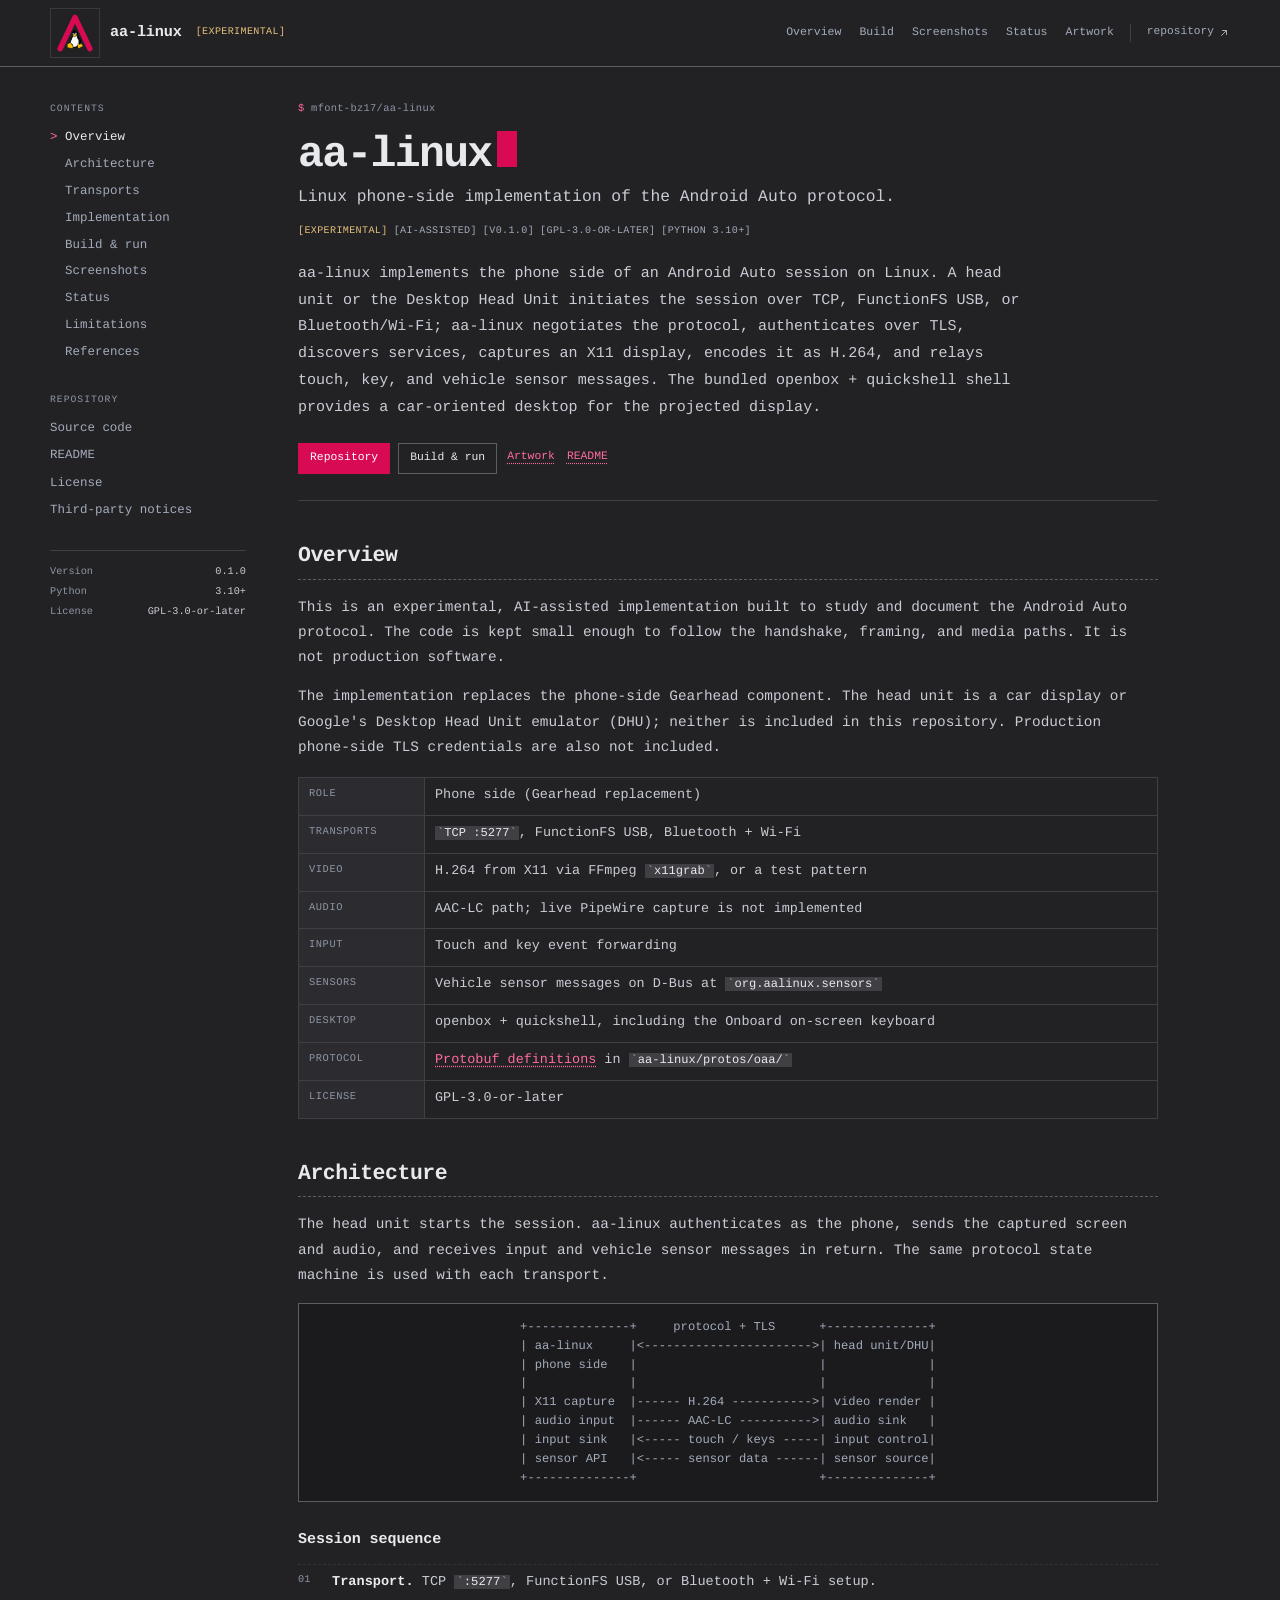
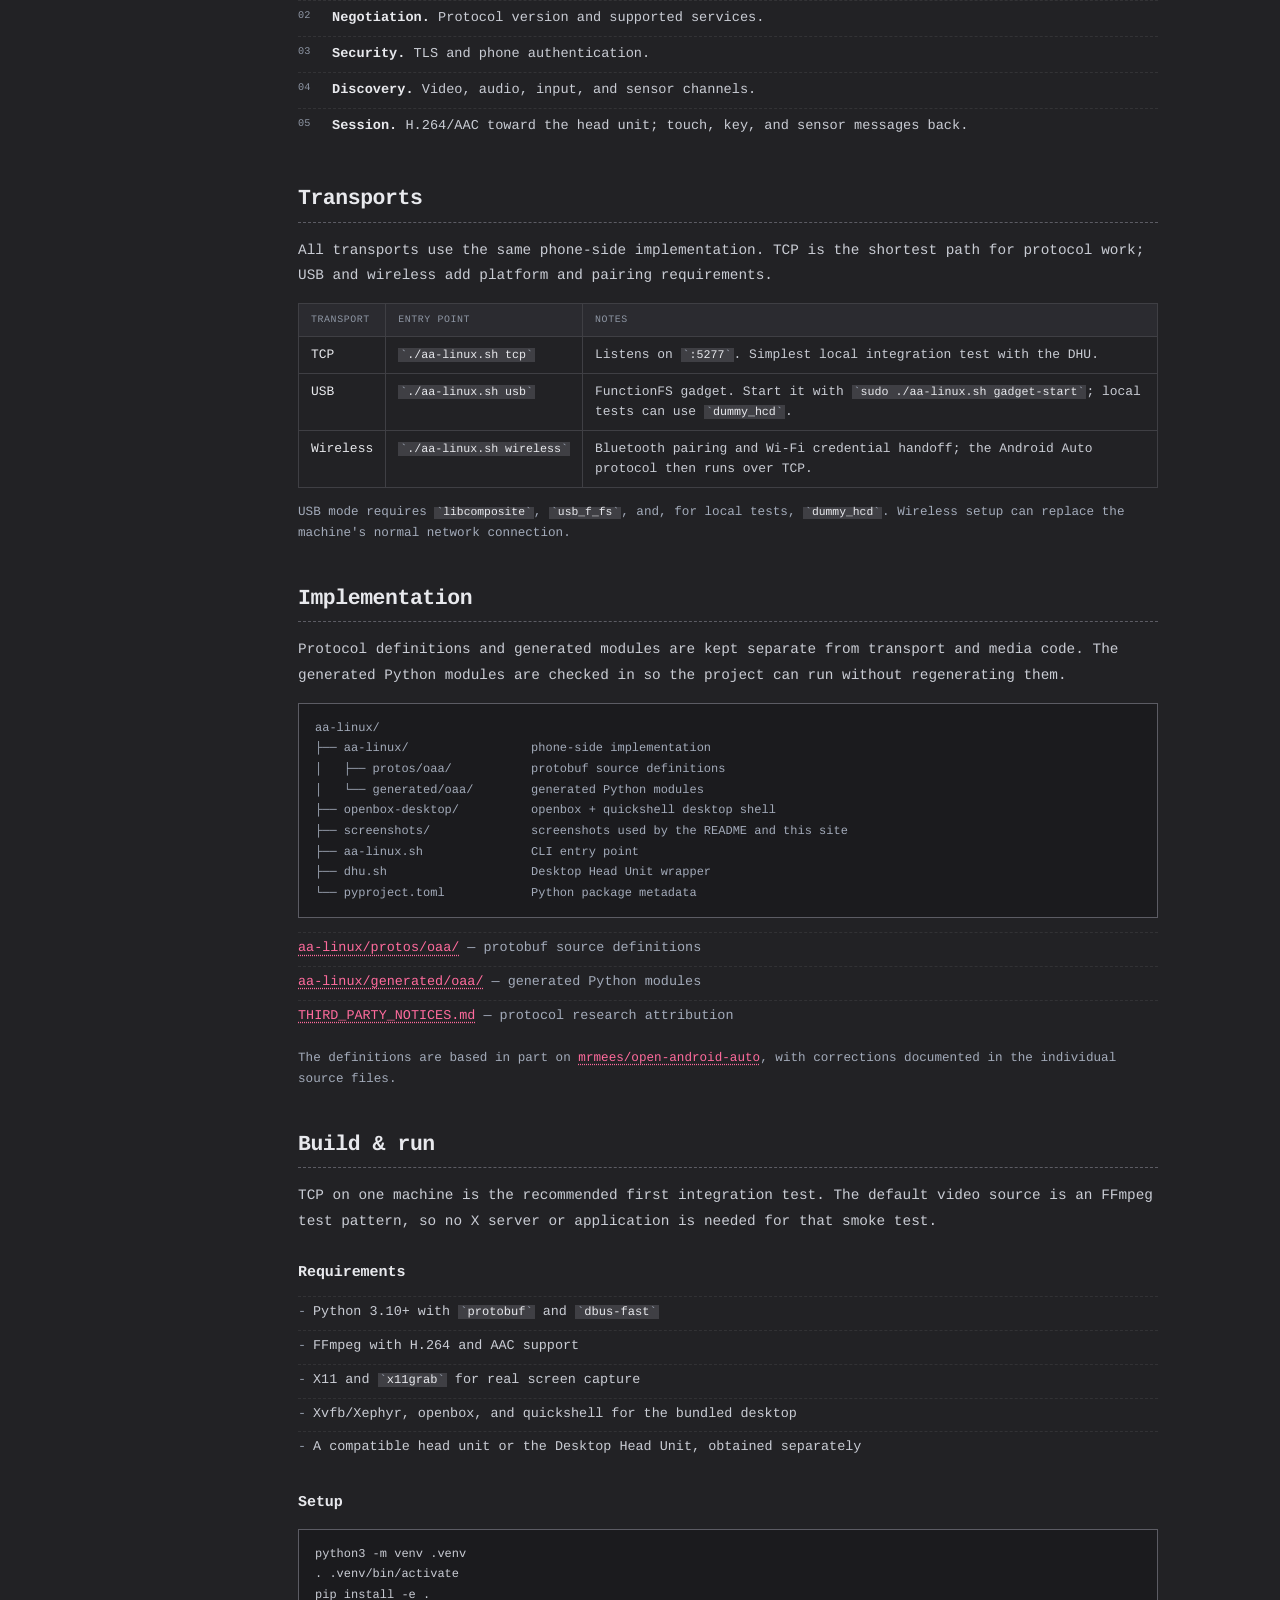
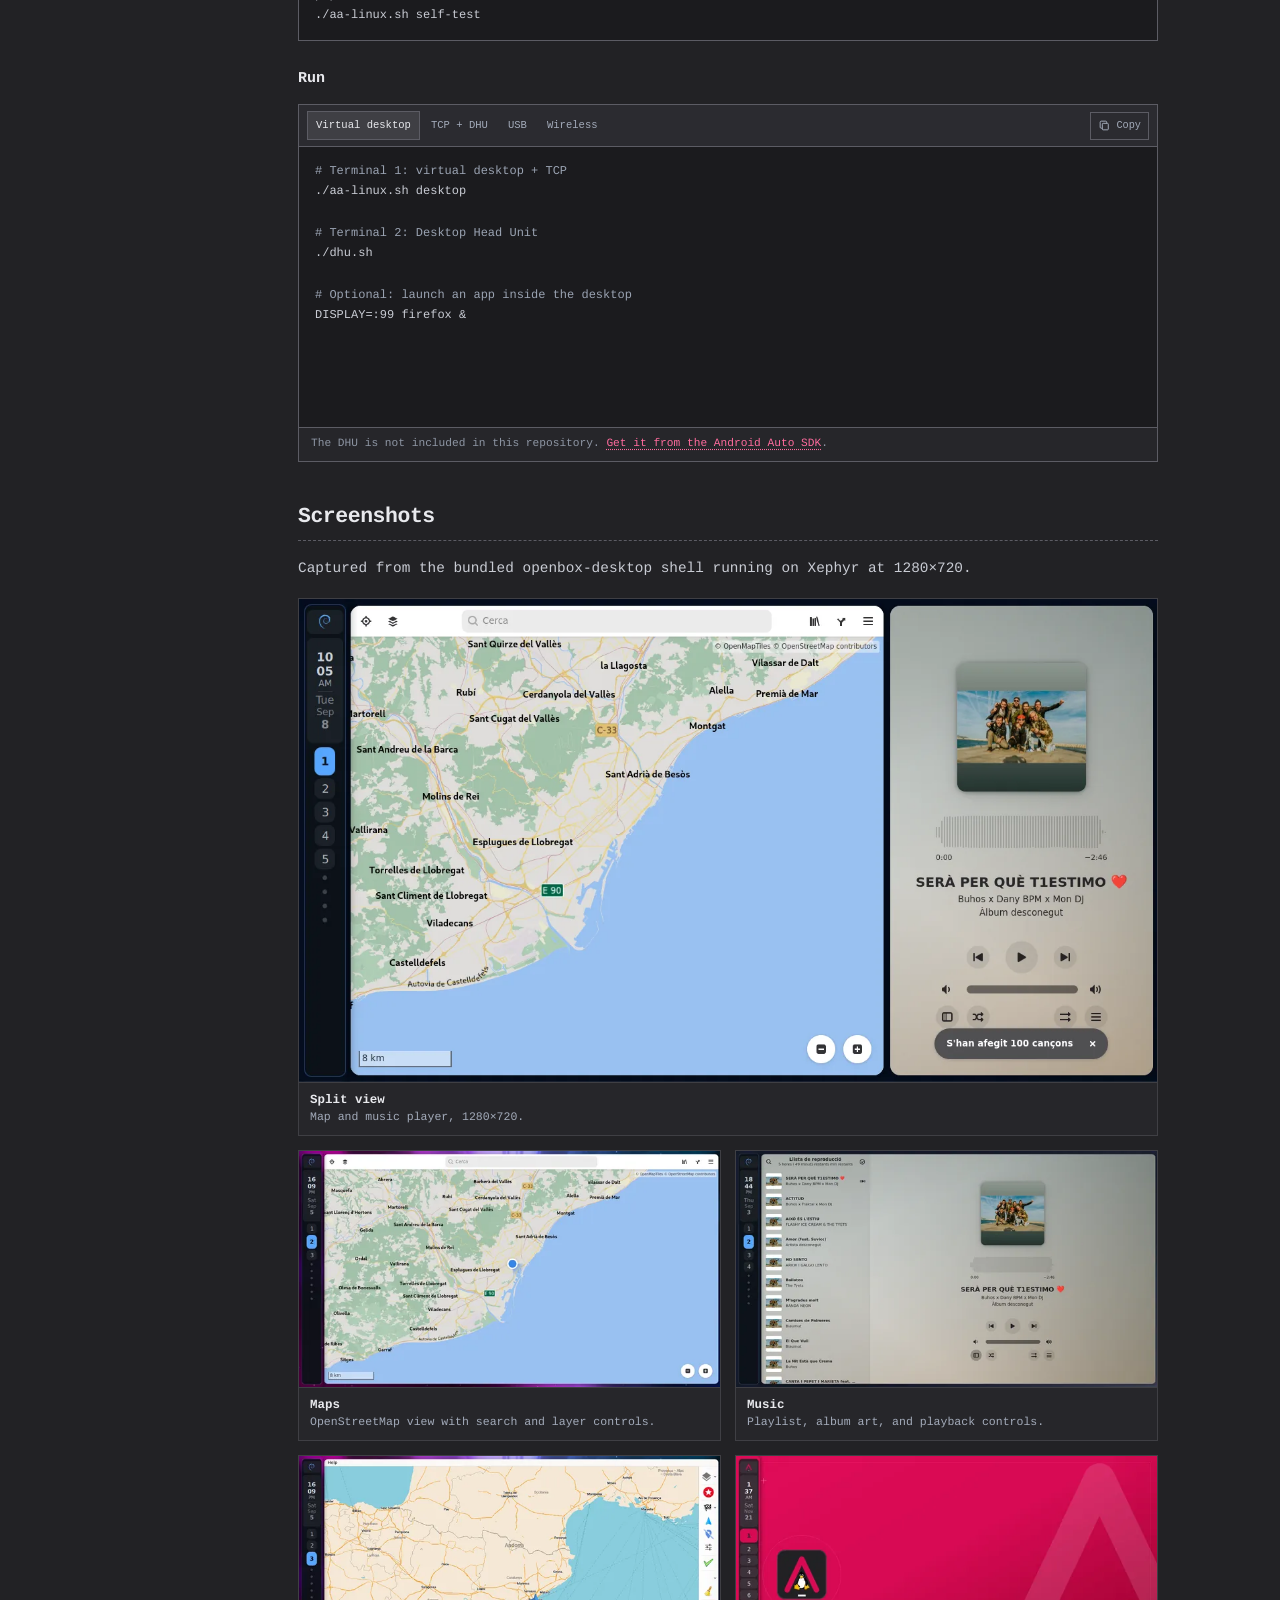
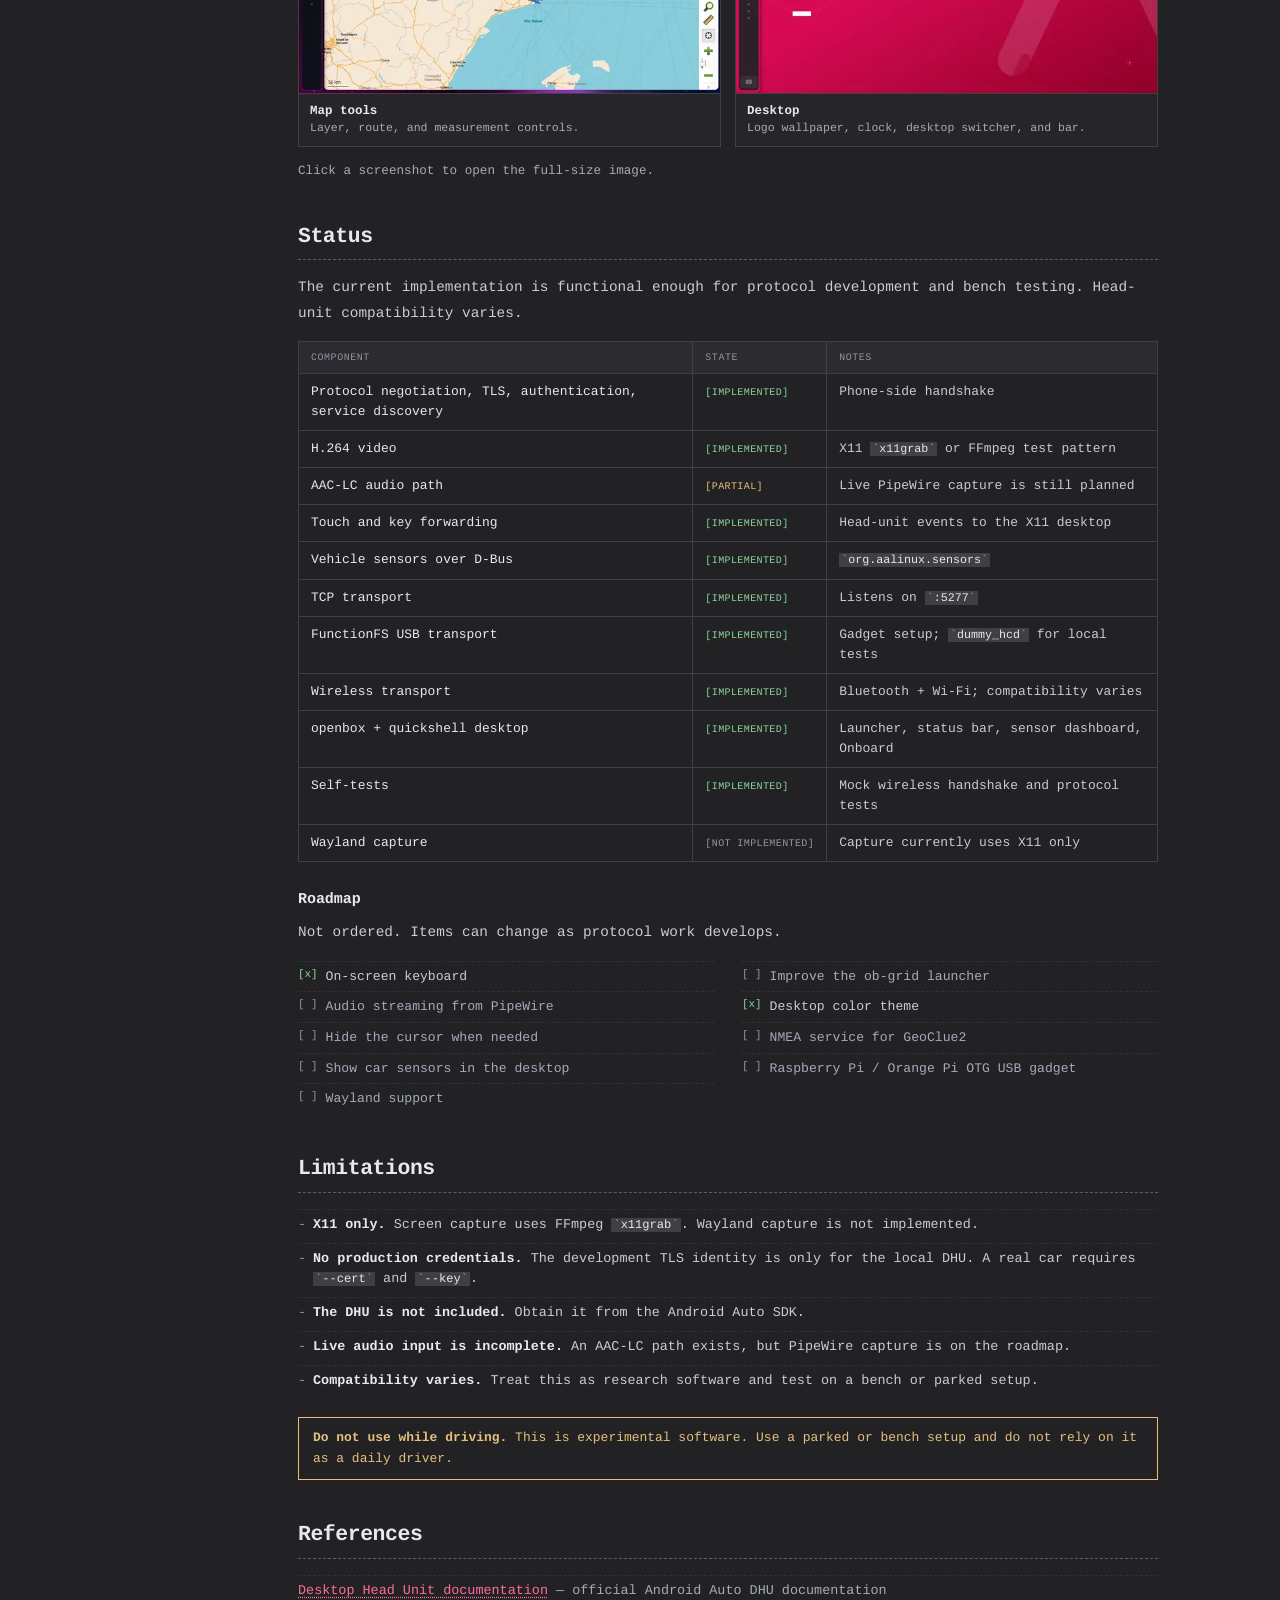
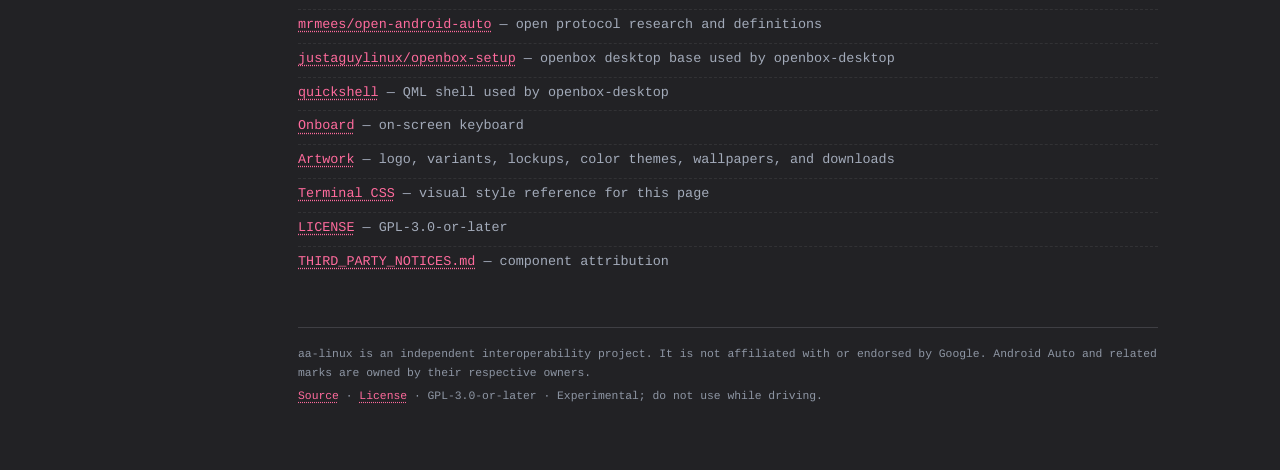
<file: docs/index.html>
<!DOCTYPE html>
<html lang="en">
<head>
  <meta charset="utf-8">
  <meta name="viewport" content="width=device-width, initial-scale=1">
  <title>aa-linux — Linux phone-side Android Auto implementation</title>
  <meta name="description" content="Experimental Linux implementation of the Android Auto phone side: protocol negotiation, TLS, H.264 desktop streaming over TCP, FunctionFS USB, and wireless transports.">
  <meta name="theme-color" content="#222225">
  <link rel="canonical" href="https://mfont-bz17.github.io/aa-linux/">
  <meta property="og:type" content="website">
  <meta property="og:title" content="aa-linux — Linux phone-side Android Auto implementation">
  <meta property="og:description" content="Protocol negotiation, TLS, H.264 desktop capture, input forwarding, and D-Bus sensors over TCP, FunctionFS USB, or wireless transports.">
  <meta property="og:url" content="https://mfont-bz17.github.io/aa-linux/">
  <meta property="og:image" content="https://mfont-bz17.github.io/aa-linux/assets/og.jpg">
  <meta property="og:image:width" content="1200">
  <meta property="og:image:height" content="675">
  <meta property="og:image:alt" content="The aa-linux desktop with a map and a music player side by side.">
  <meta name="twitter:card" content="summary_large_image">
  <meta name="twitter:title" content="aa-linux — Linux phone-side Android Auto implementation">
  <meta name="twitter:description" content="Experimental Linux implementation of the Android Auto phone side. H.264 desktop streaming over TCP, FunctionFS USB, or wireless.">
  <meta name="twitter:image" content="https://mfont-bz17.github.io/aa-linux/assets/og.jpg">
  <meta name="twitter:image:alt" content="The aa-linux desktop with a map and a music player side by side.">
  <link rel="icon" href="artwork/assets/logo-icon.svg" type="image/svg+xml">
  <link rel="stylesheet" href="assets/style.css">
</head>
<body>
  <a class="skip-link" href="#main">Skip to content</a>

  <header class="topbar">
    <div class="wrap topbar-inner">
      <a class="brand" href="#top" aria-label="aa-linux home">
        <img src="artwork/assets/logo-icon.svg" width="50" height="50" alt="">
        <span>aa-linux</span>
      </a>
      <span class="state state--warn topbar-state">experimental</span>

      <nav class="topnav" aria-label="Primary">
        <a href="#overview">Overview</a>
        <a href="#build">Build</a>
        <a href="#screenshots">Screenshots</a>
        <a href="#status">Status</a>
        <a href="artwork/">Artwork</a>
      </nav>

      <a class="repo-link" href="https://github.com/mfont-bz17/aa-linux" target="_blank" rel="noopener">
        repository
        <svg viewBox="0 0 24 24" width="12" height="12" aria-hidden="true"><path d="M7 17 17 7M9 7h8v8" fill="none" stroke="currentColor" stroke-width="2" stroke-linecap="round" stroke-linejoin="round"/></svg>
      </a>
    </div>
  </header>

  <div class="wrap layout">
    <aside class="sidebar">
      <div class="side-group">
        <p class="side-label">Contents</p>
        <nav class="side-nav" aria-label="On this page">
          <a href="#overview">Overview</a>
          <a href="#architecture">Architecture</a>
          <a href="#transports">Transports</a>
          <a href="#implementation">Implementation</a>
          <a href="#build">Build &amp; run</a>
          <a href="#screenshots">Screenshots</a>
          <a href="#status">Status</a>
          <a href="#limitations">Limitations</a>
          <a href="#references">References</a>
        </nav>
      </div>

      <div class="side-group">
        <p class="side-label">Repository</p>
        <a href="https://github.com/mfont-bz17/aa-linux" target="_blank" rel="noopener">Source code</a>
        <a href="https://github.com/mfont-bz17/aa-linux#readme" target="_blank" rel="noopener">README</a>
        <a href="https://github.com/mfont-bz17/aa-linux/blob/main/LICENSE" target="_blank" rel="noopener">License</a>
        <a href="https://github.com/mfont-bz17/aa-linux/blob/main/THIRD_PARTY_NOTICES.md" target="_blank" rel="noopener">Third-party notices</a>
      </div>

      <div class="side-meta">
        <p><span>Version</span><code>0.1.0</code></p>
        <p><span>Python</span><code>3.10+</code></p>
        <p><span>License</span><code>GPL-3.0-or-later</code></p>
      </div>
    </aside>

    <main class="content" id="main">
      <section class="page-head" id="top">
        <p class="breadcrumb"><span class="breadcrumb-prompt" aria-hidden="true">$</span> mfont-bz17/aa-linux</p>
        <h1>aa-linux</h1>
        <p class="page-subtitle">Linux phone-side implementation of the Android Auto protocol.</p>

        <div class="tag-row">
          <span class="state state--warn">experimental</span>
          <span class="tag">AI-assisted</span>
          <span class="tag">v0.1.0</span>
          <span class="tag">GPL-3.0-or-later</span>
          <span class="tag">Python 3.10+</span>
        </div>

        <p class="abstract">
          aa-linux implements the phone side of an Android Auto session on Linux. A head
          unit or the Desktop Head Unit initiates the session over TCP, FunctionFS USB, or
          Bluetooth/Wi-Fi; aa-linux negotiates the protocol, authenticates over TLS,
          discovers services, captures an X11 display, encodes it as H.264, and relays
          touch, key, and vehicle sensor messages. The bundled openbox + quickshell shell
          provides a car-oriented desktop for the projected display.
        </p>

        <div class="head-actions">
          <a class="btn btn--primary" href="https://github.com/mfont-bz17/aa-linux" target="_blank" rel="noopener">Repository</a>
          <a class="btn" href="#build">Build &amp; run</a>
          <a class="text-link" href="artwork/">Artwork</a>
          <a class="text-link" href="https://github.com/mfont-bz17/aa-linux#readme" target="_blank" rel="noopener">README</a>
        </div>
      </section>

      <details class="mobile-toc">
        <summary>Contents</summary>
        <nav aria-label="On this page (mobile)">
          <a href="#overview">Overview</a>
          <a href="#architecture">Architecture</a>
          <a href="#transports">Transports</a>
          <a href="#implementation">Implementation</a>
          <a href="#build">Build &amp; run</a>
          <a href="#screenshots">Screenshots</a>
          <a href="#status">Status</a>
          <a href="#limitations">Limitations</a>
          <a href="#references">References</a>
        </nav>
      </details>

      <section class="section" id="overview">
        <h2>Overview</h2>
        <p>
          This is an experimental, AI-assisted implementation built to study and document
          the Android Auto protocol. The code is kept small enough to follow the handshake,
          framing, and media paths. It is not production software.
        </p>
        <p>
          The implementation replaces the phone-side Gearhead component. The head unit is a
          car display or Google's Desktop Head Unit emulator (DHU); neither is included in
          this repository. Production phone-side TLS credentials are also not included.
        </p>

        <table class="spec-table">
          <tbody>
            <tr><th scope="row">Role</th><td>Phone side (Gearhead replacement)</td></tr>
            <tr><th scope="row">Transports</th><td><code>TCP :5277</code>, FunctionFS USB, Bluetooth + Wi-Fi</td></tr>
            <tr><th scope="row">Video</th><td>H.264 from X11 via FFmpeg <code>x11grab</code>, or a test pattern</td></tr>
            <tr><th scope="row">Audio</th><td>AAC-LC path; live PipeWire capture is not implemented</td></tr>
            <tr><th scope="row">Input</th><td>Touch and key event forwarding</td></tr>
            <tr><th scope="row">Sensors</th><td>Vehicle sensor messages on D-Bus at <code>org.aalinux.sensors</code></td></tr>
            <tr><th scope="row">Desktop</th><td>openbox + quickshell, including the Onboard on-screen keyboard</td></tr>
            <tr><th scope="row">Protocol</th><td><a href="https://github.com/mfont-bz17/aa-linux/tree/main/aa-linux/protos/oaa" target="_blank" rel="noopener">Protobuf definitions</a> in <code>aa-linux/protos/oaa/</code></td></tr>
            <tr><th scope="row">License</th><td>GPL-3.0-or-later</td></tr>
          </tbody>
        </table>
      </section>

      <section class="section" id="architecture">
        <h2>Architecture</h2>
        <p>
          The head unit starts the session. aa-linux authenticates as the phone, sends the
          captured screen and audio, and receives input and vehicle sensor messages in
          return. The same protocol state machine is used with each transport.
        </p>

        <pre class="diagram" tabindex="0" aria-label="Architecture diagram"><code>+--------------+     protocol + TLS      +--------------+
| aa-linux     |&lt;-----------------------&gt;| head unit/DHU|
| phone side   |                         |              |
|              |                         |              |
| X11 capture  |------ H.264 -----------&gt;| video render |
| audio input  |------ AAC-LC ----------&gt;| audio sink   |
| input sink   |&lt;----- touch / keys -----| input control|
| sensor API   |&lt;----- sensor data ------| sensor source|
+--------------+                         +--------------+</code></pre>

        <h3>Session sequence</h3>
        <ol class="sequence">
          <li><strong>Transport.</strong> TCP <code>:5277</code>, FunctionFS USB, or Bluetooth + Wi-Fi setup.</li>
          <li><strong>Negotiation.</strong> Protocol version and supported services.</li>
          <li><strong>Security.</strong> TLS and phone authentication.</li>
          <li><strong>Discovery.</strong> Video, audio, input, and sensor channels.</li>
          <li><strong>Session.</strong> H.264/AAC toward the head unit; touch, key, and sensor messages back.</li>
        </ol>
      </section>

      <section class="section" id="transports">
        <h2>Transports</h2>
        <p>
          All transports use the same phone-side implementation. TCP is the shortest path
          for protocol work; USB and wireless add platform and pairing requirements.
        </p>

        <section class="table-wrap" tabindex="0" aria-label="Transports table">
          <table class="data">
            <thead>
              <tr><th>Transport</th><th>Entry point</th><th>Notes</th></tr>
            </thead>
            <tbody>
              <tr>
                <td>TCP</td>
                <td><code>./aa-linux.sh tcp</code></td>
                <td>Listens on <code>:5277</code>. Simplest local integration test with the DHU.</td>
              </tr>
              <tr>
                <td>USB</td>
                <td><code>./aa-linux.sh usb</code></td>
                <td>FunctionFS gadget. Start it with <code>sudo ./aa-linux.sh gadget-start</code>; local tests can use <code>dummy_hcd</code>.</td>
              </tr>
              <tr>
                <td>Wireless</td>
                <td><code>./aa-linux.sh wireless</code></td>
                <td>Bluetooth pairing and Wi-Fi credential handoff; the Android Auto protocol then runs over TCP.</td>
              </tr>
            </tbody>
          </table>
        </section>

        <p class="note">
          USB mode requires <code>libcomposite</code>, <code>usb_f_fs</code>, and, for local
          tests, <code>dummy_hcd</code>. Wireless setup can replace the machine's normal
          network connection.
        </p>
      </section>

      <section class="section" id="implementation">
        <h2>Implementation</h2>
        <p>
          Protocol definitions and generated modules are kept separate from transport and
          media code. The generated Python modules are checked in so the project can run
          without regenerating them.
        </p>

        <pre class="tree" tabindex="0" aria-label="Repository layout"><code>aa-linux/
├── aa-linux/                 phone-side implementation
│   ├── protos/oaa/           protobuf source definitions
│   └── generated/oaa/        generated Python modules
├── openbox-desktop/          openbox + quickshell desktop shell
├── screenshots/              screenshots used by the README and this site
├── aa-linux.sh               CLI entry point
├── dhu.sh                    Desktop Head Unit wrapper
└── pyproject.toml            Python package metadata</code></pre>

        <ul class="link-list">
          <li><a href="https://github.com/mfont-bz17/aa-linux/tree/main/aa-linux/protos/oaa" target="_blank" rel="noopener">aa-linux/protos/oaa/</a> — protobuf source definitions</li>
          <li><a href="https://github.com/mfont-bz17/aa-linux/tree/main/aa-linux/generated/oaa" target="_blank" rel="noopener">aa-linux/generated/oaa/</a> — generated Python modules</li>
          <li><a href="https://github.com/mfont-bz17/aa-linux/blob/main/THIRD_PARTY_NOTICES.md" target="_blank" rel="noopener">THIRD_PARTY_NOTICES.md</a> — protocol research attribution</li>
        </ul>

        <p class="note">
          The definitions are based in part on
          <a href="https://github.com/mrmees/open-android-auto" target="_blank" rel="noopener">mrmees/open-android-auto</a>,
          with corrections documented in the individual source files.
        </p>
      </section>

      <section class="section" id="build">
        <h2>Build &amp; run</h2>
        <p>
          TCP on one machine is the recommended first integration test. The default video
          source is an FFmpeg test pattern, so no X server or application is needed for that
          smoke test.
        </p>

        <h3>Requirements</h3>
        <ul class="req-list">
          <li>Python 3.10+ with <code>protobuf</code> and <code>dbus-fast</code></li>
          <li>FFmpeg with H.264 and AAC support</li>
          <li>X11 and <code>x11grab</code> for real screen capture</li>
          <li>Xvfb/Xephyr, openbox, and quickshell for the bundled desktop</li>
          <li>A compatible head unit or the Desktop Head Unit, obtained separately</li>
        </ul>

        <h3>Setup</h3>
        <pre class="code" tabindex="0" aria-label="Setup commands"><code>python3 -m venv .venv
. .venv/bin/activate
pip install -e .
./aa-linux.sh self-test</code></pre>

        <h3>Run</h3>
        <div class="terminal">
          <div class="terminal-bar">
            <div class="tabs" role="tablist" aria-label="Quick start examples">
              <button class="tab" type="button" id="tab-desktop" role="tab" aria-selected="true" aria-controls="panel-desktop" data-tab="desktop">Virtual desktop</button>
              <button class="tab" type="button" id="tab-tcp" role="tab" aria-selected="false" aria-controls="panel-tcp" data-tab="tcp" tabindex="-1">TCP + DHU</button>
              <button class="tab" type="button" id="tab-usb" role="tab" aria-selected="false" aria-controls="panel-usb" data-tab="usb" tabindex="-1">USB</button>
              <button class="tab" type="button" id="tab-wireless" role="tab" aria-selected="false" aria-controls="panel-wireless" data-tab="wireless" tabindex="-1">Wireless</button>
            </div>
            <button class="copy-button" type="button" data-copy>
              <svg viewBox="0 0 24 24" width="13" height="13" aria-hidden="true"><rect x="8" y="8" width="11" height="12" rx="1.5" fill="none" stroke="currentColor" stroke-width="1.8"/><path d="M16 8V6a2 2 0 0 0-2-2H6a2 2 0 0 0-2 2v9a2 2 0 0 0 2 2h2" fill="none" stroke="currentColor" stroke-width="1.8"/></svg>
              <span>Copy</span>
            </button>
          </div>

          <div class="terminal-body">
            <div class="tabpanel" id="panel-desktop" role="tabpanel" aria-labelledby="tab-desktop">
              <pre tabindex="0" aria-label="Example commands"><code><span class="c"># Terminal 1: virtual desktop + TCP</span>
./aa-linux.sh desktop

<span class="c"># Terminal 2: Desktop Head Unit</span>
./dhu.sh

<span class="c"># Optional: launch an app inside the desktop</span>
DISPLAY=:99 firefox &amp;</code></pre>
            </div>

            <div class="tabpanel" id="panel-tcp" role="tabpanel" aria-labelledby="tab-tcp" hidden>
              <pre tabindex="0" aria-label="Example commands"><code><span class="c"># Terminal 1: listen on TCP port 5277</span>
./aa-linux.sh tcp

<span class="c"># Terminal 2: connect the DHU</span>
./dhu.sh</code></pre>
            </div>

            <div class="tabpanel" id="panel-usb" role="tabpanel" aria-labelledby="tab-usb" hidden>
              <pre tabindex="0" aria-label="Example commands"><code><span class="c"># Terminal 1: start a FunctionFS gadget</span>
sudo ./aa-linux.sh gadget-start

<span class="c"># Terminal 2: run the phone side over USB</span>
./aa-linux.sh usb

<span class="c"># Terminal 3: connect the DHU over USB</span>
./dhu.sh --usb

<span class="c"># When finished</span>
./aa-linux.sh gadget-stop</code></pre>
            </div>

            <div class="tabpanel" id="panel-wireless" role="tabpanel" aria-labelledby="tab-wireless" hidden>
              <pre tabindex="0" aria-label="Example commands"><code><span class="c"># Discover the head unit's Bluetooth address</span>
./aa-linux.sh scan-bt

<span class="c"># Run the wireless handshake</span>
./aa-linux.sh wireless \
  --bt-address AA:BB:CC:DD:EE:FF \
  --cert CERT --key KEY</code></pre>
            </div>
          </div>

          <div class="terminal-foot">
            The DHU is not included in this repository.
            <a href="https://developer.android.com/training/cars/testing/dhu" target="_blank" rel="noopener">Get it from the Android Auto SDK</a>.
          </div>
        </div>
      </section>

      <section class="section" id="screenshots">
        <h2>Screenshots</h2>
        <p>
          Captured from the bundled openbox-desktop shell running on Xephyr at 1280×720.
        </p>

        <div class="gallery">
          <figure class="shot shot--wide">
            <a href="assets/screenshots/split-view.webp" data-lightbox data-caption="Split view: OpenStreetMap navigation and a music player side by side on the openbox-desktop shell.">
              <img src="assets/screenshots/split-view-640.webp" srcset="assets/screenshots/split-view-640.webp 640w, assets/screenshots/split-view.webp 1280w" sizes="(min-width: 880px) 820px, 100vw" width="1280" height="720" alt="A map and a music player side by side in the aa-linux desktop." loading="lazy" decoding="async">
            </a>
            <figcaption><strong>Split view</strong><span>Map and music player, 1280×720.</span></figcaption>
          </figure>

          <figure class="shot">
            <a href="assets/screenshots/maps.webp" data-lightbox data-caption="OpenStreetMap navigation filling the desktop, with search and map controls.">
              <img src="assets/screenshots/maps-640.webp" srcset="assets/screenshots/maps-640.webp 640w, assets/screenshots/maps.webp 1280w" sizes="(min-width: 880px) 400px, 100vw" width="1280" height="720" alt="A map application showing the Catalan coast." loading="lazy" decoding="async">
            </a>
            <figcaption><strong>Maps</strong><span>OpenStreetMap view with search and layer controls.</span></figcaption>
          </figure>

          <figure class="shot">
            <a href="assets/screenshots/music.webp" data-lightbox data-caption="Music playback with album art, a playlist, and transport controls.">
              <img src="assets/screenshots/music-640.webp" srcset="assets/screenshots/music-640.webp 640w, assets/screenshots/music.webp 1280w" sizes="(min-width: 880px) 400px, 100vw" width="1280" height="720" alt="A music player with album art, playlist, and playback controls." loading="lazy" decoding="async">
            </a>
            <figcaption><strong>Music</strong><span>Playlist, album art, and playback controls.</span></figcaption>
          </figure>

          <figure class="shot">
            <a href="assets/screenshots/maps-tools.webp" data-lightbox data-caption="An overview map with route, layer, and measurement tools.">
              <img src="assets/screenshots/maps-tools-640.webp" srcset="assets/screenshots/maps-tools-640.webp 640w, assets/screenshots/maps-tools.webp 1280w" sizes="(min-width: 880px) 400px, 100vw" width="1280" height="720" alt="A map overview with a toolbar for layers, routes, and measurement." loading="lazy" decoding="async">
            </a>
            <figcaption><strong>Map tools</strong><span>Layer, route, and measurement controls.</span></figcaption>
          </figure>

          <figure class="shot">
            <a href="assets/screenshots/desktop.webp" data-lightbox data-caption="The aa-linux desktop home screen: logo wallpaper, clock, desktop switcher, and status bar.">
              <img src="assets/screenshots/desktop-640.webp" srcset="assets/screenshots/desktop-640.webp 640w, assets/screenshots/desktop.webp 1280w" sizes="(min-width: 880px) 400px, 100vw" width="1280" height="720" alt="The aa-linux desktop with the aa-linux logo on a red wallpaper, clock, desktop switcher, and vertical status bar." loading="lazy" decoding="async">
            </a>
            <figcaption><strong>Desktop</strong><span>Logo wallpaper, clock, desktop switcher, and bar.</span></figcaption>
          </figure>
        </div>

        <p class="note">Click a screenshot to open the full-size image.</p>
      </section>

      <section class="section" id="status">
        <h2>Status</h2>
        <p>
          The current implementation is functional enough for protocol development and
          bench testing. Head-unit compatibility varies.
        </p>

        <section class="table-wrap" tabindex="0" aria-label="Implementation status table">
          <table class="data status-table">
            <thead>
              <tr><th>Component</th><th>State</th><th>Notes</th></tr>
            </thead>
            <tbody>
              <tr>
                <td>Protocol negotiation, TLS, authentication, service discovery</td>
                <td><span class="state state--ok">implemented</span></td>
                <td>Phone-side handshake</td>
              </tr>
              <tr>
                <td>H.264 video</td>
                <td><span class="state state--ok">implemented</span></td>
                <td>X11 <code>x11grab</code> or FFmpeg test pattern</td>
              </tr>
              <tr>
                <td>AAC-LC audio path</td>
                <td><span class="state state--warn">partial</span></td>
                <td>Live PipeWire capture is still planned</td>
              </tr>
              <tr>
                <td>Touch and key forwarding</td>
                <td><span class="state state--ok">implemented</span></td>
                <td>Head-unit events to the X11 desktop</td>
              </tr>
              <tr>
                <td>Vehicle sensors over D-Bus</td>
                <td><span class="state state--ok">implemented</span></td>
                <td><code>org.aalinux.sensors</code></td>
              </tr>
              <tr>
                <td>TCP transport</td>
                <td><span class="state state--ok">implemented</span></td>
                <td>Listens on <code>:5277</code></td>
              </tr>
              <tr>
                <td>FunctionFS USB transport</td>
                <td><span class="state state--ok">implemented</span></td>
                <td>Gadget setup; <code>dummy_hcd</code> for local tests</td>
              </tr>
              <tr>
                <td>Wireless transport</td>
                <td><span class="state state--ok">implemented</span></td>
                <td>Bluetooth + Wi-Fi; compatibility varies</td>
              </tr>
              <tr>
                <td>openbox + quickshell desktop</td>
                <td><span class="state state--ok">implemented</span></td>
                <td>Launcher, status bar, sensor dashboard, Onboard</td>
              </tr>
              <tr>
                <td>Self-tests</td>
                <td><span class="state state--ok">implemented</span></td>
                <td>Mock wireless handshake and protocol tests</td>
              </tr>
              <tr>
                <td>Wayland capture</td>
                <td><span class="state state--todo">not implemented</span></td>
                <td>Capture currently uses X11 only</td>
              </tr>
            </tbody>
          </table>
        </section>

        <h3>Roadmap</h3>
        <p>Not ordered. Items can change as protocol work develops.</p>
        <ul class="task-list">
          <li class="done"><span class="box" aria-hidden="true">[x]</span> On-screen keyboard</li>
          <li><span class="box" aria-hidden="true">[ ]</span> Improve the ob-grid launcher</li>
          <li><span class="box" aria-hidden="true">[ ]</span> Audio streaming from PipeWire</li>
          <li class="done"><span class="box" aria-hidden="true">[x]</span> Desktop color theme</li>
          <li><span class="box" aria-hidden="true">[ ]</span> Hide the cursor when needed</li>
          <li><span class="box" aria-hidden="true">[ ]</span> NMEA service for GeoClue2</li>
          <li><span class="box" aria-hidden="true">[ ]</span> Show car sensors in the desktop</li>
          <li><span class="box" aria-hidden="true">[ ]</span> Raspberry Pi / Orange Pi OTG USB gadget</li>
          <li><span class="box" aria-hidden="true">[ ]</span> Wayland support</li>
        </ul>
      </section>

      <section class="section" id="limitations">
        <h2>Limitations</h2>
        <ul class="bullets">
          <li><strong>X11 only.</strong> Screen capture uses FFmpeg <code>x11grab</code>. Wayland capture is not implemented.</li>
          <li><strong>No production credentials.</strong> The development TLS identity is only for the local DHU. A real car requires <code>--cert</code> and <code>--key</code>.</li>
          <li><strong>The DHU is not included.</strong> Obtain it from the Android Auto SDK.</li>
          <li><strong>Live audio input is incomplete.</strong> An AAC-LC path exists, but PipeWire capture is on the roadmap.</li>
          <li><strong>Compatibility varies.</strong> Treat this as research software and test on a bench or parked setup.</li>
        </ul>

        <div class="callout">
          <strong>Do not use while driving.</strong> This is experimental software. Use a
          parked or bench setup and do not rely on it as a daily driver.
        </div>
      </section>

      <section class="section" id="references">
        <h2>References</h2>
        <ul class="link-list">
          <li><a href="https://developer.android.com/training/cars/testing/dhu" target="_blank" rel="noopener">Desktop Head Unit documentation</a> — official Android Auto DHU documentation</li>
          <li><a href="https://github.com/mrmees/open-android-auto" target="_blank" rel="noopener">mrmees/open-android-auto</a> — open protocol research and definitions</li>
          <li><a href="https://codeberg.org/justaguylinux/openbox-setup" target="_blank" rel="noopener">justaguylinux/openbox-setup</a> — openbox desktop base used by openbox-desktop</li>
          <li><a href="https://github.com/quickshell-mirror/quickshell" target="_blank" rel="noopener">quickshell</a> — QML shell used by openbox-desktop</li>
          <li><a href="https://github.com/onboard-osk/onboard" target="_blank" rel="noopener">Onboard</a> — on-screen keyboard</li>
          <li><a href="artwork/">Artwork</a> — logo, variants, lockups, color themes, wallpapers, and downloads</li>
          <li><a href="https://terminalcss.xyz/" target="_blank" rel="noopener">Terminal CSS</a> — visual style reference for this page</li>
          <li><a href="https://github.com/mfont-bz17/aa-linux/blob/main/LICENSE" target="_blank" rel="noopener">LICENSE</a> — GPL-3.0-or-later</li>
          <li><a href="https://github.com/mfont-bz17/aa-linux/blob/main/THIRD_PARTY_NOTICES.md" target="_blank" rel="noopener">THIRD_PARTY_NOTICES.md</a> — component attribution</li>
        </ul>
      </section>

      <footer class="page-footer">
        <p>
          aa-linux is an independent interoperability project. It is not affiliated with or
          endorsed by Google. Android Auto and related marks are owned by their respective
          owners.
        </p>
        <p>
          <a href="https://github.com/mfont-bz17/aa-linux" target="_blank" rel="noopener">Source</a>
          ·
          <a href="https://github.com/mfont-bz17/aa-linux/blob/main/LICENSE" target="_blank" rel="noopener">License</a>
          · GPL-3.0-or-later · Experimental; do not use while driving.
        </p>
      </footer>
    </main>
  </div>

  <dialog class="lightbox" id="lightbox" aria-label="Screenshot preview">
    <div class="lightbox-inner">
      <div class="lightbox-bar">
        <span class="lightbox-count" id="lightbox-count">1 / 5</span>
        <div class="lightbox-actions">
          <a id="lightbox-open" href="#" target="_blank" rel="noopener">open file</a>
          <button id="lightbox-close" class="icon-button" type="button" aria-label="Close preview">close</button>
        </div>
      </div>
      <div class="lightbox-stage">
        <button id="lightbox-prev" class="lightbox-nav" type="button" aria-label="Previous screenshot">
          <svg viewBox="0 0 24 24" width="18" height="18" aria-hidden="true"><path d="m15 5-7 7 7 7" fill="none" stroke="currentColor" stroke-width="2" stroke-linecap="round" stroke-linejoin="round"/></svg>
        </button>
        <img id="lightbox-img" src="assets/screenshots/split-view-640.webp" width="1280" height="720" alt="">
        <button id="lightbox-next" class="lightbox-nav" type="button" aria-label="Next screenshot">
          <svg viewBox="0 0 24 24" width="18" height="18" aria-hidden="true"><path d="m9 5 7 7-7 7" fill="none" stroke="currentColor" stroke-width="2" stroke-linecap="round" stroke-linejoin="round"/></svg>
        </button>
      </div>
      <p class="lightbox-caption" id="lightbox-caption"></p>
    </div>
  </dialog>

  <script src="assets/site.js" defer></script>
</body>
</html>
</file>
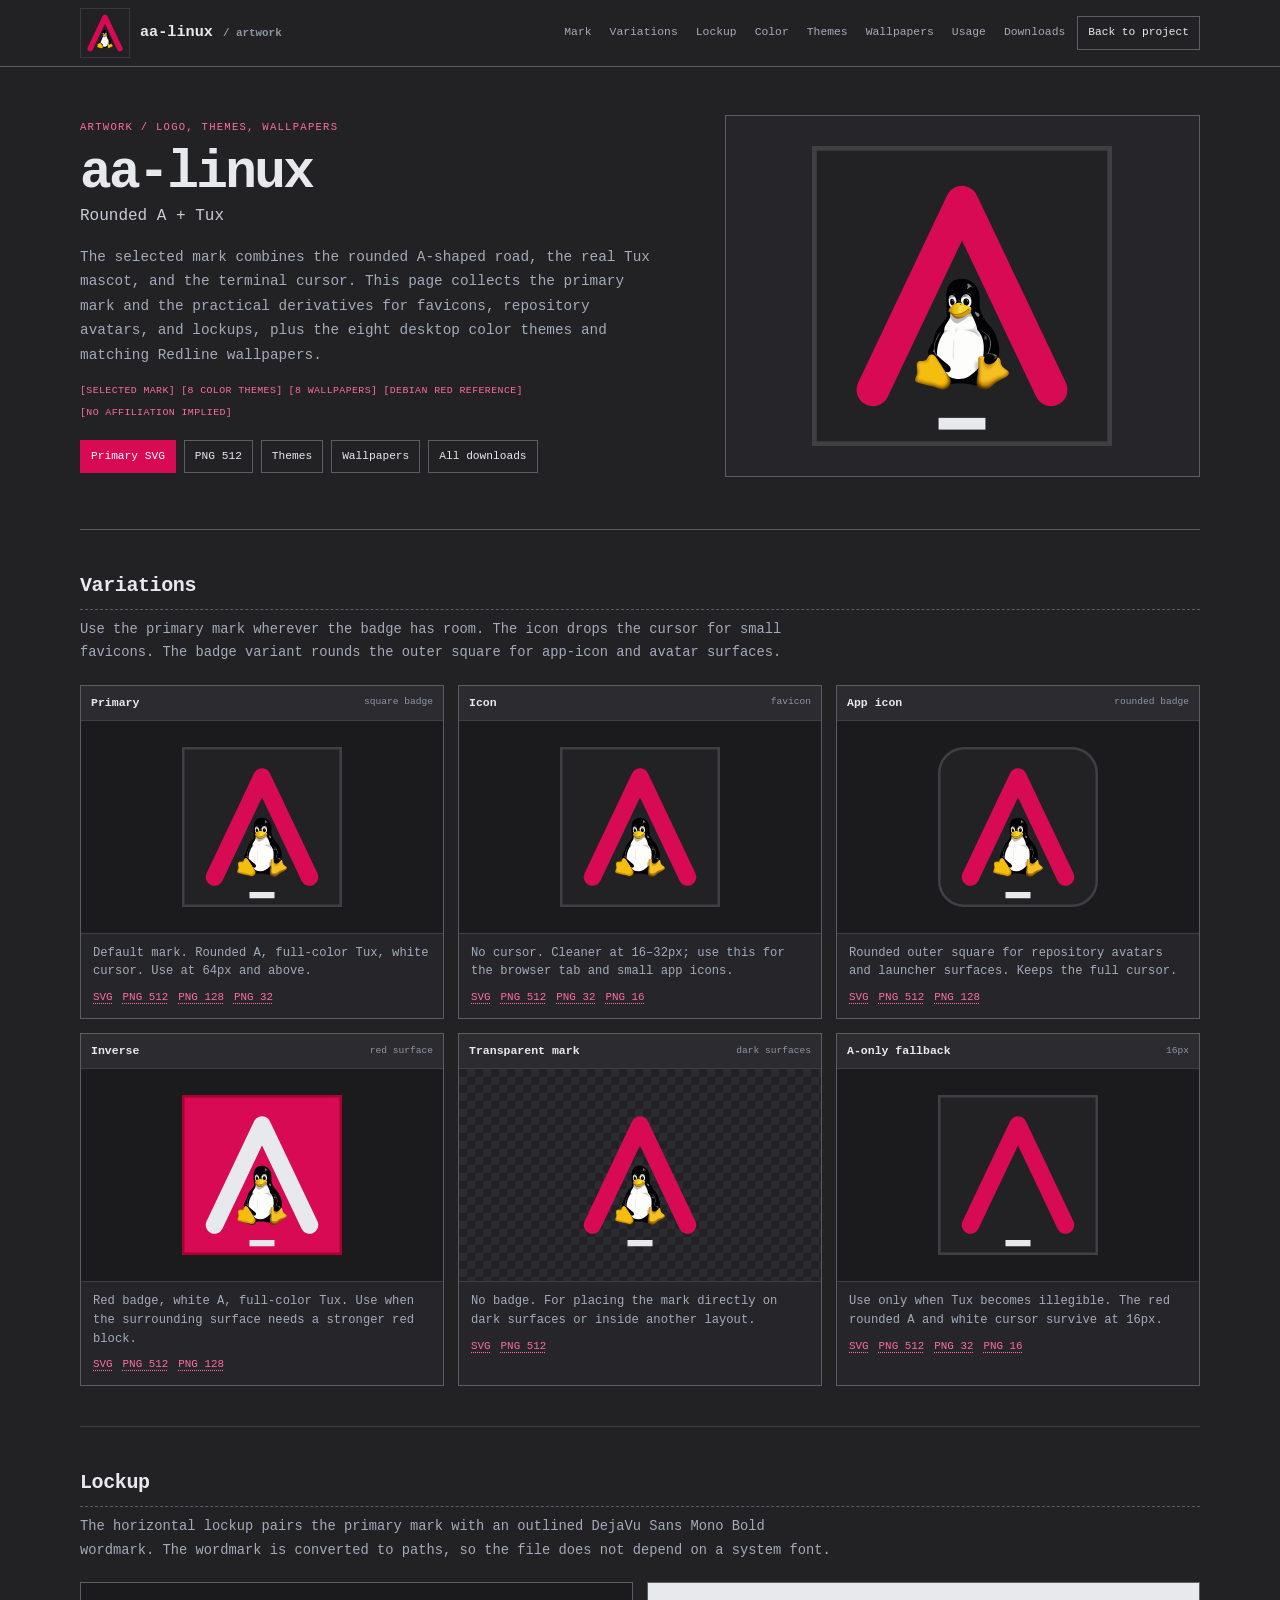
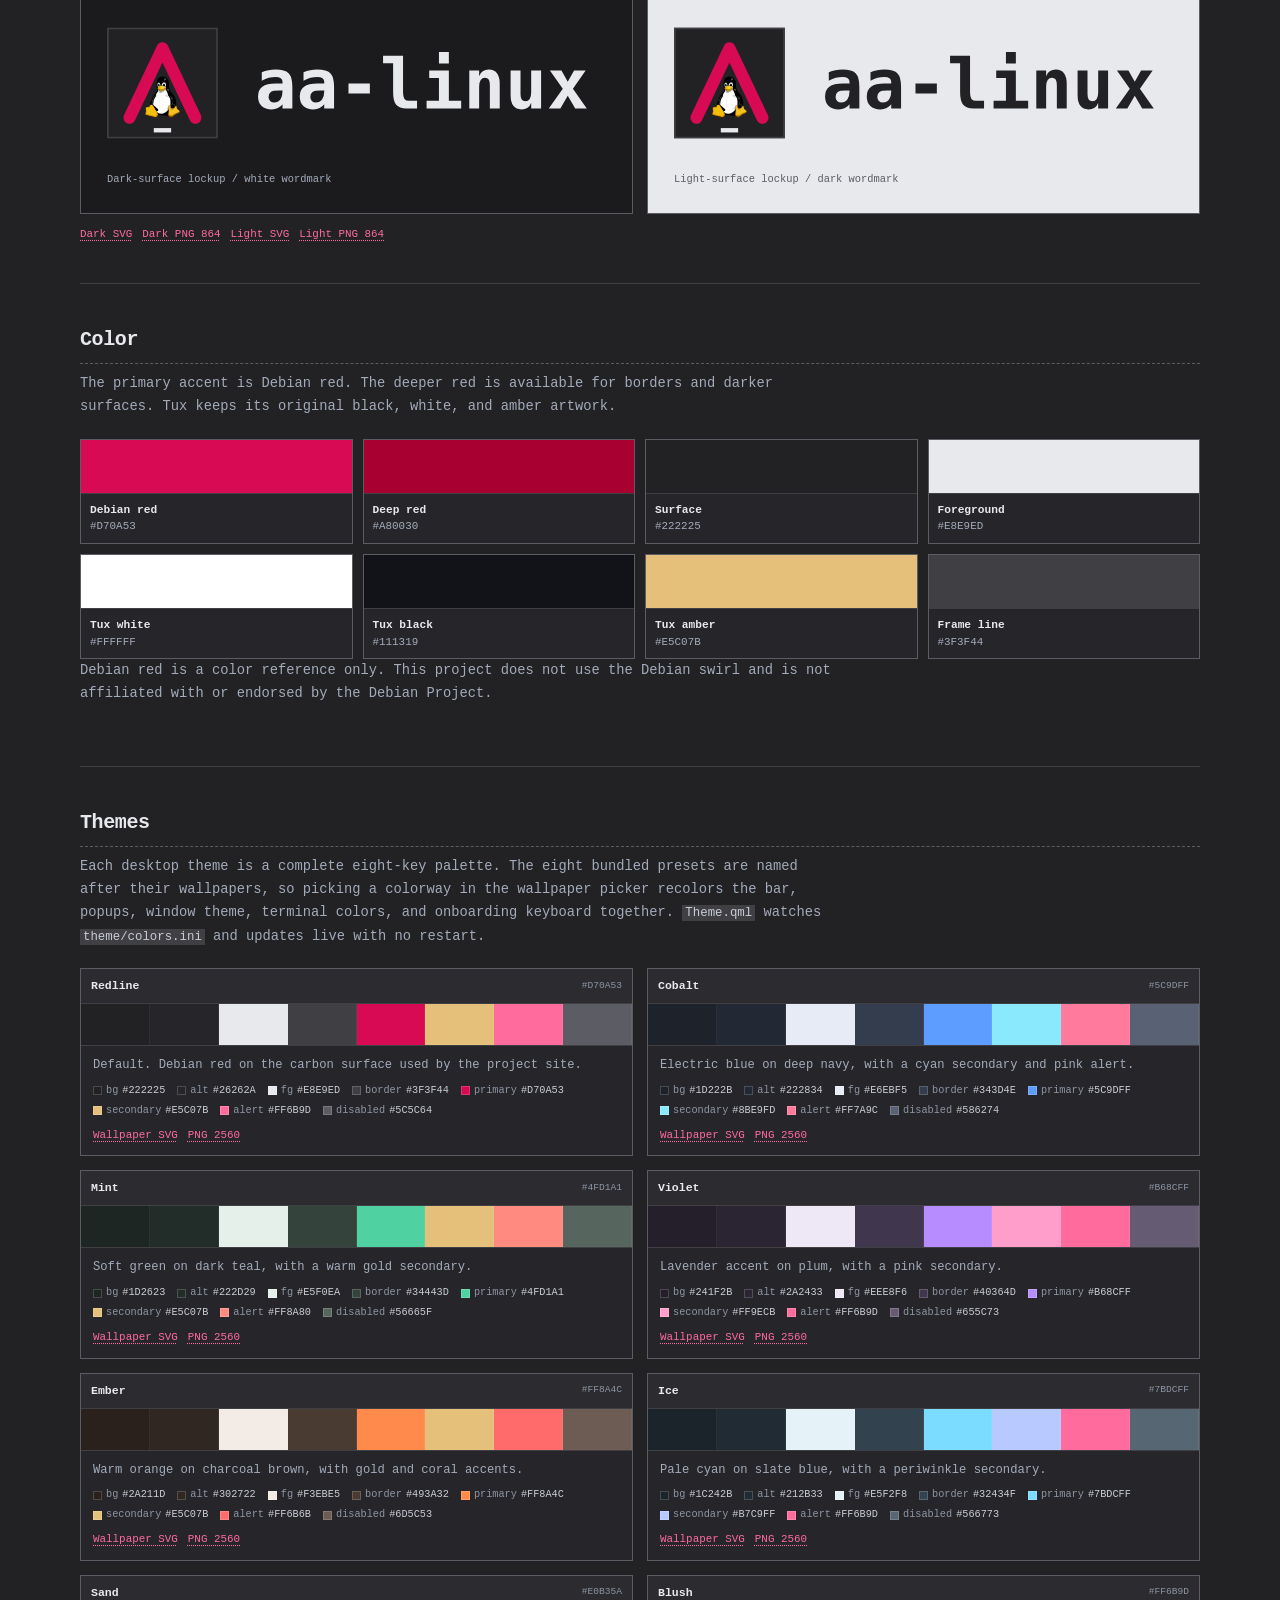
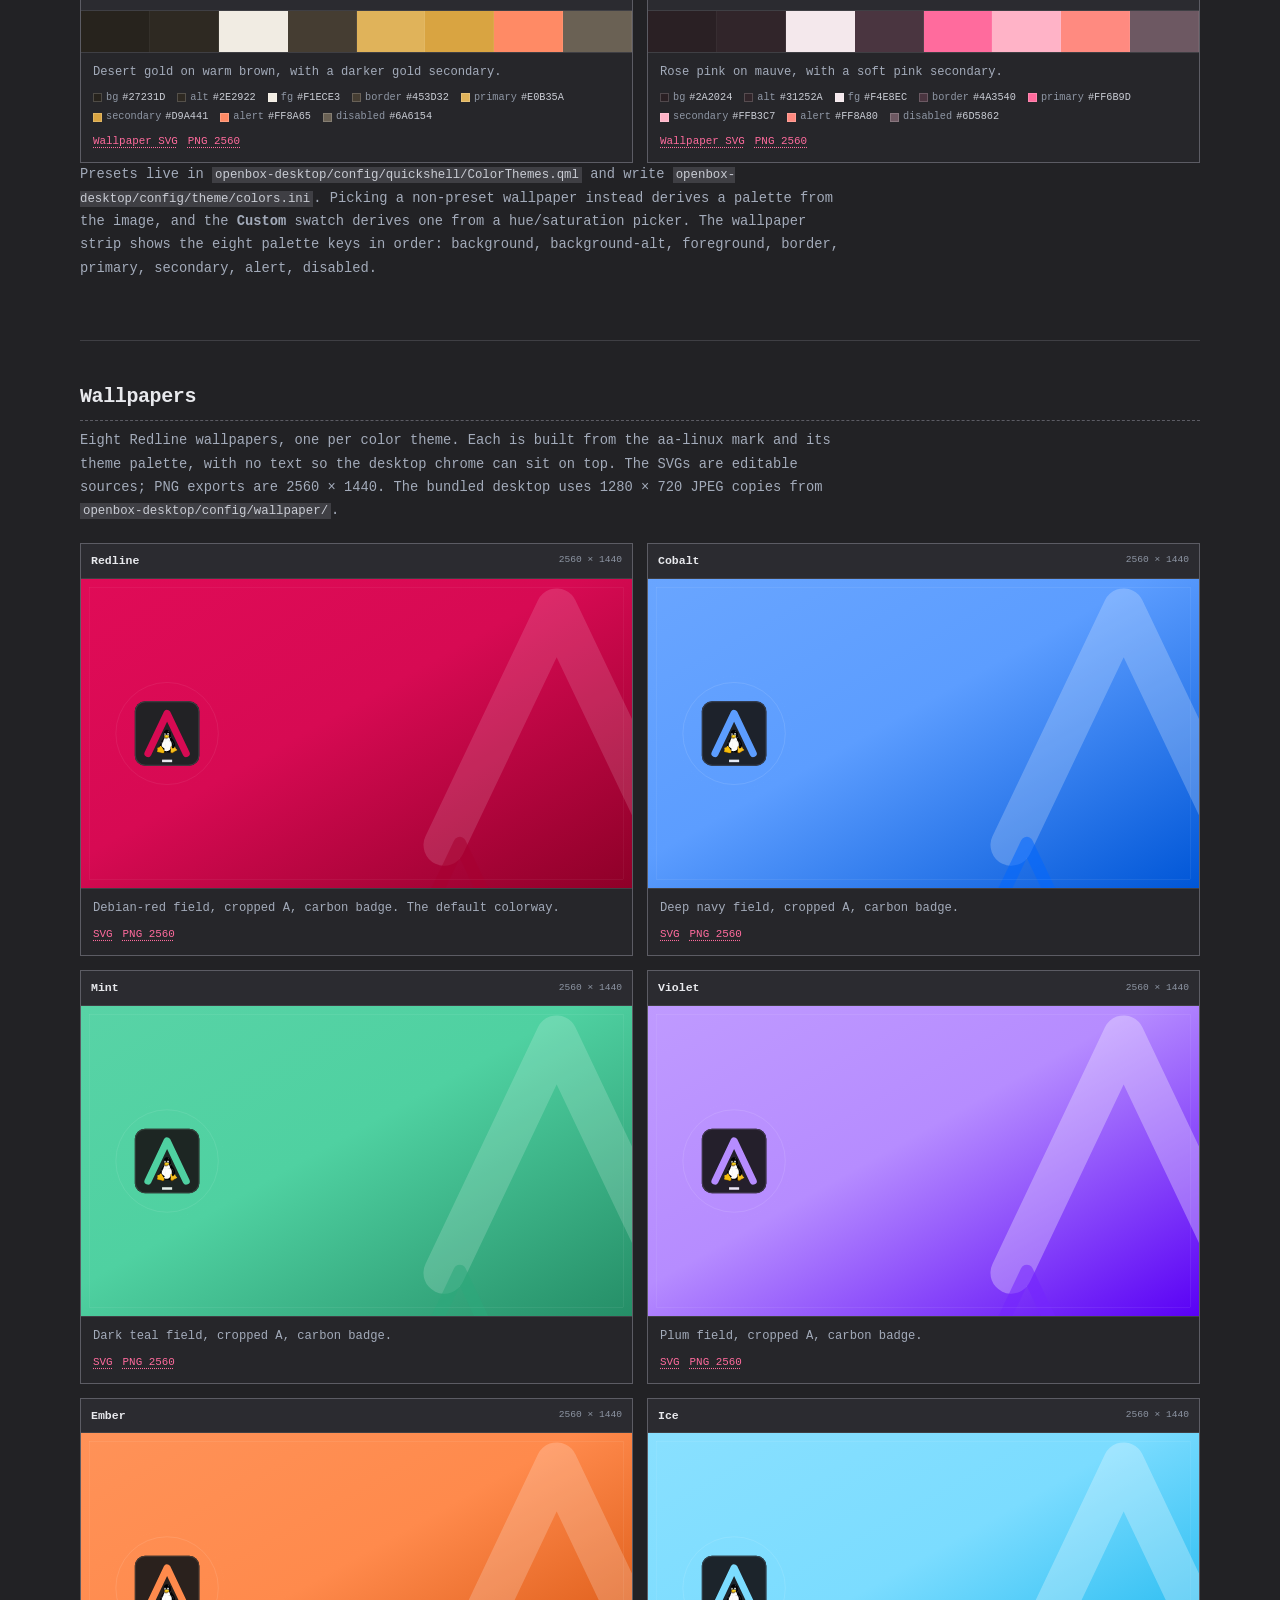
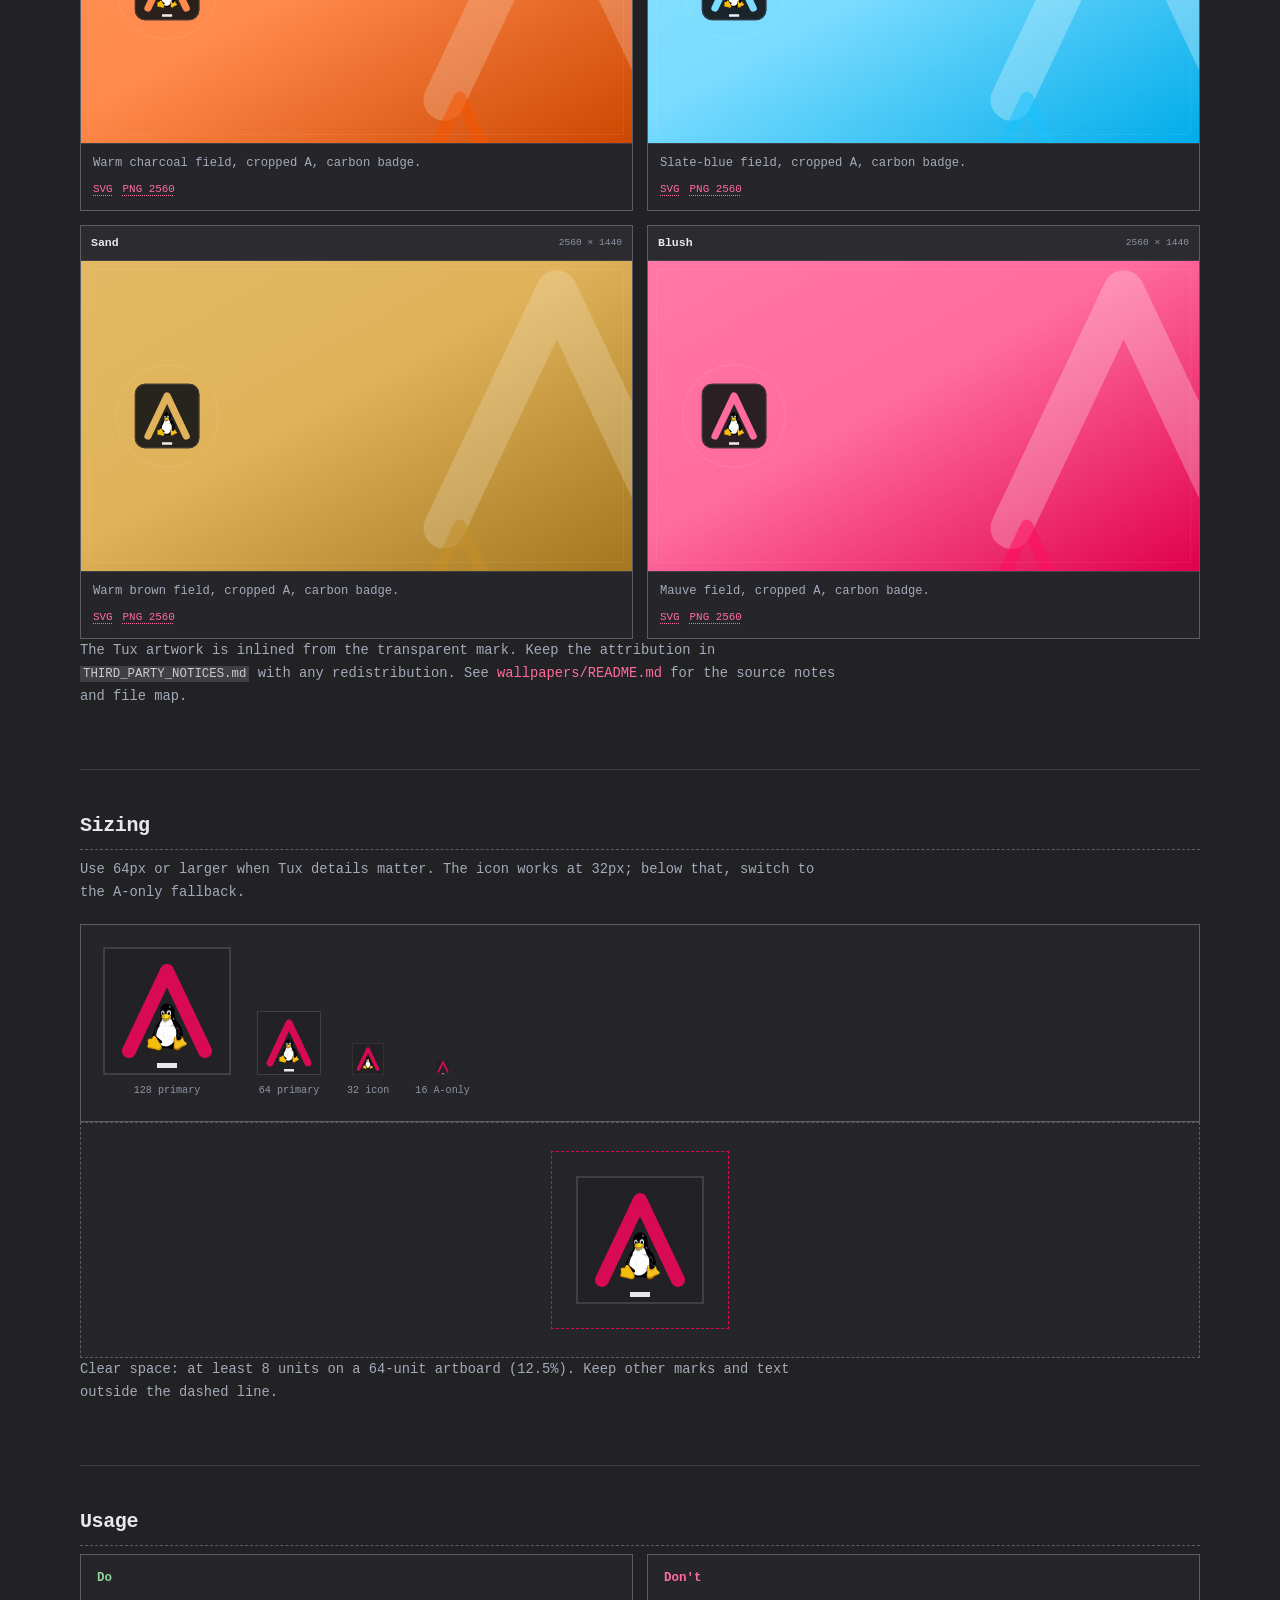
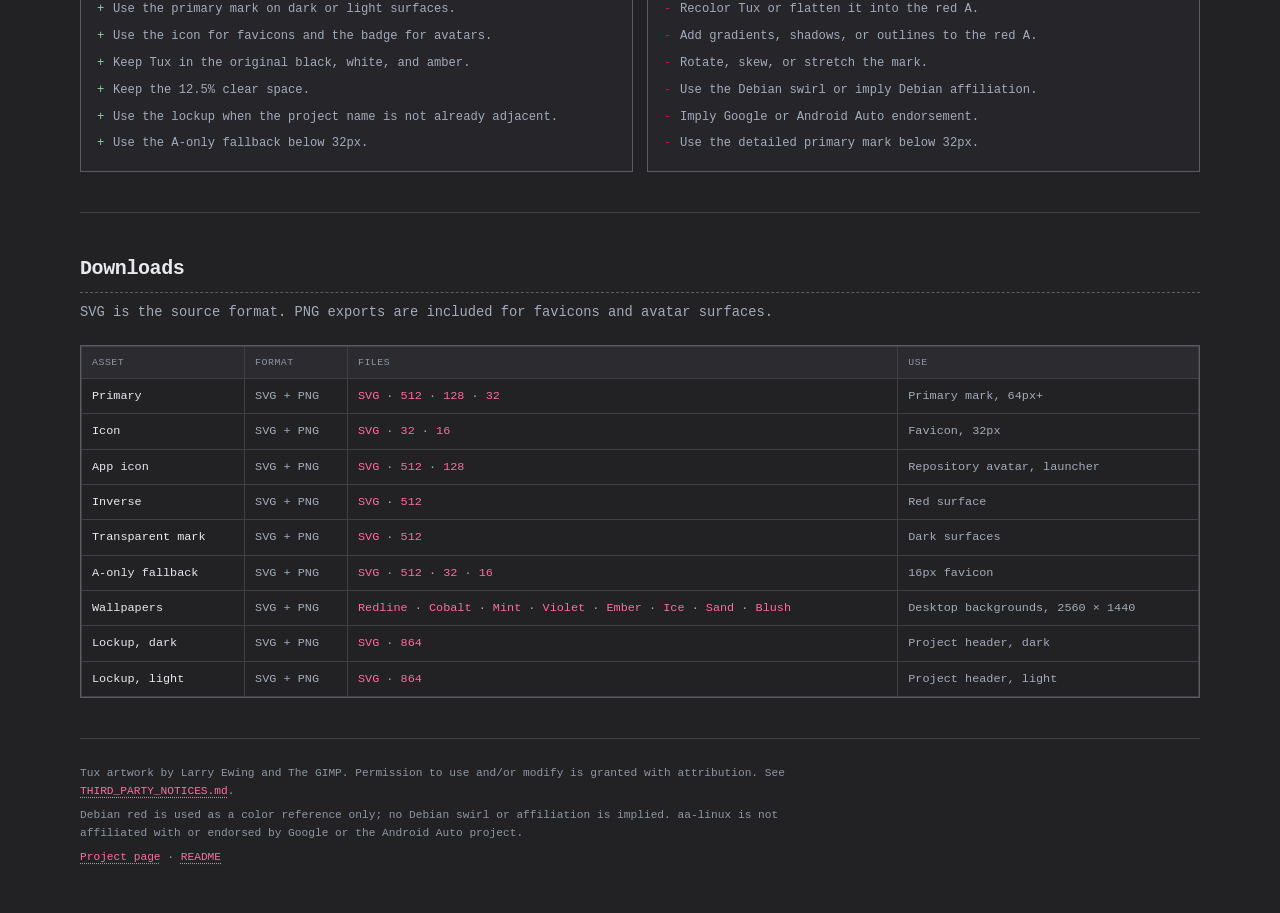
<file: docs/artwork/index.html>
<!DOCTYPE html>
<html lang="en">
<head>
<meta charset="utf-8">
<meta name="viewport" content="width=device-width, initial-scale=1">
<title>aa-linux artwork — logo, themes, and wallpapers</title>
<meta name="description" content="Artwork for aa-linux: the rounded A + Tux logo, icon, badge, inverse, transparent, A-only fallback, horizontal lockup, eight desktop color themes, and matching Redline wallpapers.">
<meta name="theme-color" content="#222225">
<link rel="icon" href="assets/logo-icon.svg" type="image/svg+xml">
<link rel="stylesheet" href="style.css">
</head>
<body>
<a class="skip-link" href="#main">Skip to content</a>

<header class="topbar">
  <div class="wrap topbar-inner">
    <a class="brand" href="../" aria-label="aa-linux project">
      <img src="assets/logo-icon.svg" width="50" height="50" alt="">
      <span>aa-linux</span>
      <span class="crumb">/ artwork</span>
    </a>
    <nav class="topnav" aria-label="Artwork page">
      <a href="#mark">Mark</a>
      <a href="#variations">Variations</a>
      <a href="#lockup">Lockup</a>
      <a href="#color">Color</a>
      <a href="#themes">Themes</a>
      <a href="#wallpapers">Wallpapers</a>
      <a href="#usage">Usage</a>
      <a href="#downloads">Downloads</a>
    </nav>
    <a class="btn" href="../">Back to project</a>
  </div>
</header>

<main class="wrap" id="main">
  <section class="hero" id="mark">
    <div>
      <p class="kicker">artwork / logo, themes, wallpapers</p>
      <h1>aa-linux</h1>
      <p class="hero-sub">Rounded A + Tux</p>
      <p class="lede">
        The selected mark combines the rounded A-shaped road, the real Tux mascot,
        and the terminal cursor. This page collects the primary mark and the
        practical derivatives for favicons, repository avatars, and lockups,
        plus the eight desktop color themes and matching Redline wallpapers.
      </p>
      <div class="tags">
        <span class="tag">selected mark</span>
        <span class="tag">8 color themes</span>
        <span class="tag">8 wallpapers</span>
        <span class="tag">Debian red reference</span>
        <span class="tag">no affiliation implied</span>
      </div>
      <div class="actions">
        <a class="btn btn--primary" href="assets/logo-primary.svg">Primary SVG</a>
        <a class="btn" href="assets/logo-primary-512.png">PNG 512</a>
        <a class="btn" href="#themes">Themes</a>
        <a class="btn" href="#wallpapers">Wallpapers</a>
        <a class="btn" href="#downloads">All downloads</a>
      </div>
    </div>
    <div class="hero-mark">
      <img src="assets/logo-primary.svg" width="300" height="300" alt="The aa-linux logo: a rounded Debian-red A with Tux centered at the bottom">
    </div>
  </section>

  <section class="section" id="variations">
    <h2>Variations</h2>
    <p>
      Use the primary mark wherever the badge has room. The icon drops the cursor
      for small favicons. The badge variant rounds the outer square for app-icon
      and avatar surfaces.
    </p>

    <div class="asset-grid">
      <article class="asset-card">
        <header><h3>Primary</h3><span>square badge</span></header>
        <div class="preview"><img src="assets/logo-primary.svg" alt="Primary mark with square badge and full cursor"></div>
        <div class="asset-body">
          <p>Default mark. Rounded A, full-color Tux, white cursor. Use at 64px and above.</p>
          <div class="downloads">
            <a href="assets/logo-primary.svg">SVG</a>
            <a href="assets/logo-primary-512.png">PNG 512</a>
            <a href="assets/logo-primary-128.png">PNG 128</a>
            <a href="assets/logo-primary-32.png">PNG 32</a>
          </div>
        </div>
      </article>

      <article class="asset-card">
        <header><h3>Icon</h3><span>favicon</span></header>
        <div class="preview"><img src="assets/logo-icon.svg" alt="Icon with square badge and no cursor dash"></div>
        <div class="asset-body">
          <p>No cursor. Cleaner at 16–32px; use this for the browser tab and small app icons.</p>
          <div class="downloads">
            <a href="assets/logo-icon.svg">SVG</a>
            <a href="assets/logo-icon-512.png">PNG 512</a>
            <a href="assets/logo-icon-32.png">PNG 32</a>
            <a href="assets/logo-icon-16.png">PNG 16</a>
          </div>
        </div>
      </article>

      <article class="asset-card">
        <header><h3>App icon</h3><span>rounded badge</span></header>
        <div class="preview"><img src="assets/logo-badge.svg" alt="App icon with rounded badge and full cursor"></div>
        <div class="asset-body">
          <p>Rounded outer square for repository avatars and launcher surfaces. Keeps the full cursor.</p>
          <div class="downloads">
            <a href="assets/logo-badge.svg">SVG</a>
            <a href="assets/logo-badge-512.png">PNG 512</a>
            <a href="assets/logo-badge-128.png">PNG 128</a>
          </div>
        </div>
      </article>

      <article class="asset-card">
        <header><h3>Inverse</h3><span>red surface</span></header>
        <div class="preview"><img src="assets/logo-inverse.svg" alt="Inverse mark with a Debian-red badge and white A"></div>
        <div class="asset-body">
          <p>Red badge, white A, full-color Tux. Use when the surrounding surface needs a stronger red block.</p>
          <div class="downloads">
            <a href="assets/logo-inverse.svg">SVG</a>
            <a href="assets/logo-inverse-512.png">PNG 512</a>
            <a href="assets/logo-inverse-128.png">PNG 128</a>
          </div>
        </div>
      </article>

      <article class="asset-card">
        <header><h3>Transparent mark</h3><span>dark surfaces</span></header>
        <div class="preview preview--checker"><img src="assets/logo-mark.svg" alt="Transparent mark without the badge background"></div>
        <div class="asset-body">
          <p>No badge. For placing the mark directly on dark surfaces or inside another layout.</p>
          <div class="downloads">
            <a href="assets/logo-mark.svg">SVG</a>
            <a href="assets/logo-mark-512.png">PNG 512</a>
          </div>
        </div>
      </article>

      <article class="asset-card">
        <header><h3>A-only fallback</h3><span>16px</span></header>
        <div class="preview"><img src="assets/logo-a-only.svg" alt="A-only fallback without Tux"></div>
        <div class="asset-body">
          <p>Use only when Tux becomes illegible. The red rounded A and white cursor survive at 16px.</p>
          <div class="downloads">
            <a href="assets/logo-a-only.svg">SVG</a>
            <a href="assets/logo-a-only-512.png">PNG 512</a>
            <a href="assets/logo-a-only-32.png">PNG 32</a>
            <a href="assets/logo-a-only-16.png">PNG 16</a>
          </div>
        </div>
      </article>
    </div>
  </section>

  <section class="section" id="lockup">
    <h2>Lockup</h2>
    <p>
      The horizontal lockup pairs the primary mark with an outlined DejaVu Sans
      Mono Bold wordmark. The wordmark is converted to paths, so the file does not
      depend on a system font.
    </p>

    <div class="lockup-grid">
      <figure class="lockup-panel lockup-panel--dark">
        <img src="assets/logo-lockup.svg" alt="Horizontal aa-linux lockup for dark surfaces">
        <figcaption>Dark-surface lockup / white wordmark</figcaption>
      </figure>
      <figure class="lockup-panel lockup-panel--light">
        <img src="assets/logo-lockup-light.svg" alt="Horizontal aa-linux lockup for light surfaces">
        <figcaption>Light-surface lockup / dark wordmark</figcaption>
      </figure>
    </div>

    <div class="downloads downloads--spaced">
      <a href="assets/logo-lockup.svg">Dark SVG</a>
      <a href="assets/logo-lockup-864.png">Dark PNG 864</a>
      <a href="assets/logo-lockup-light.svg">Light SVG</a>
      <a href="assets/logo-lockup-light-864.png">Light PNG 864</a>
    </div>
  </section>

  <section class="section" id="color">
    <h2>Color</h2>
    <p>
      The primary accent is Debian red. The deeper red is available for borders
      and darker surfaces. Tux keeps its original black, white, and amber artwork.
    </p>

    <div class="palette">
      <div class="swatch"><div class="swatch-color sw-red"></div><div class="swatch-text"><strong>Debian red</strong><span>#D70A53</span></div></div>
      <div class="swatch"><div class="swatch-color sw-deep"></div><div class="swatch-text"><strong>Deep red</strong><span>#A80030</span></div></div>
      <div class="swatch"><div class="swatch-color sw-bg"></div><div class="swatch-text"><strong>Surface</strong><span>#222225</span></div></div>
      <div class="swatch"><div class="swatch-color sw-fg"></div><div class="swatch-text"><strong>Foreground</strong><span>#E8E9ED</span></div></div>
      <div class="swatch"><div class="swatch-color sw-white"></div><div class="swatch-text"><strong>Tux white</strong><span>#FFFFFF</span></div></div>
      <div class="swatch"><div class="swatch-color sw-black"></div><div class="swatch-text"><strong>Tux black</strong><span>#111319</span></div></div>
      <div class="swatch"><div class="swatch-color sw-amber"></div><div class="swatch-text"><strong>Tux amber</strong><span>#E5C07B</span></div></div>
      <div class="swatch"><div class="swatch-color sw-line"></div><div class="swatch-text"><strong>Frame line</strong><span>#3F3F44</span></div></div>
    </div>

    <p class="meta-note">
      Debian red is a color reference only. This project does not use the Debian
      swirl and is not affiliated with or endorsed by the Debian Project.
    </p>
  </section>

  <section class="section" id="themes">
    <h2>Themes</h2>
    <p>
      Each desktop theme is a complete eight-key palette. The eight bundled
      presets are named after their wallpapers, so picking a colorway in the
      wallpaper picker recolors the bar, popups, window theme, terminal colors,
      and onboarding keyboard together. <code>Theme.qml</code> watches
      <code>theme/colors.ini</code> and updates live with no restart.
    </p>

    <div class="theme-grid">
      <article class="asset-card theme-card">
        <header><h3>Redline</h3><span>#D70A53</span></header>
        <div class="theme-strip" aria-hidden="true">
          <span style="background:#222225"></span>
          <span style="background:#26262a"></span>
          <span style="background:#e8e9ed"></span>
          <span style="background:#3f3f44"></span>
          <span style="background:#d70a53"></span>
          <span style="background:#e5c07b"></span>
          <span style="background:#ff6b9d"></span>
          <span style="background:#5c5c64"></span>
        </div>
        <div class="asset-body">
          <p>Default. Debian red on the carbon surface used by the project site.</p>
          <ul class="theme-tokens">
            <li><span class="chip" style="background:#222225"></span>bg <code>#222225</code></li>
            <li><span class="chip" style="background:#26262a"></span>alt <code>#26262A</code></li>
            <li><span class="chip" style="background:#e8e9ed"></span>fg <code>#E8E9ED</code></li>
            <li><span class="chip" style="background:#3f3f44"></span>border <code>#3F3F44</code></li>
            <li><span class="chip" style="background:#d70a53"></span>primary <code>#D70A53</code></li>
            <li><span class="chip" style="background:#e5c07b"></span>secondary <code>#E5C07B</code></li>
            <li><span class="chip" style="background:#ff6b9d"></span>alert <code>#FF6B9D</code></li>
            <li><span class="chip" style="background:#5c5c64"></span>disabled <code>#5C5C64</code></li>
          </ul>
          <div class="downloads">
            <a href="wallpapers/aa-linux-redline.svg">Wallpaper SVG</a>
            <a href="wallpapers/aa-linux-redline.png">PNG 2560</a>
          </div>
        </div>
      </article>

      <article class="asset-card theme-card">
        <header><h3>Cobalt</h3><span>#5C9DFF</span></header>
        <div class="theme-strip" aria-hidden="true">
          <span style="background:#1d222b"></span>
          <span style="background:#222834"></span>
          <span style="background:#e6ebf5"></span>
          <span style="background:#343d4e"></span>
          <span style="background:#5c9dff"></span>
          <span style="background:#8be9fd"></span>
          <span style="background:#ff7a9c"></span>
          <span style="background:#586274"></span>
        </div>
        <div class="asset-body">
          <p>Electric blue on deep navy, with a cyan secondary and pink alert.</p>
          <ul class="theme-tokens">
            <li><span class="chip" style="background:#1d222b"></span>bg <code>#1D222B</code></li>
            <li><span class="chip" style="background:#222834"></span>alt <code>#222834</code></li>
            <li><span class="chip" style="background:#e6ebf5"></span>fg <code>#E6EBF5</code></li>
            <li><span class="chip" style="background:#343d4e"></span>border <code>#343D4E</code></li>
            <li><span class="chip" style="background:#5c9dff"></span>primary <code>#5C9DFF</code></li>
            <li><span class="chip" style="background:#8be9fd"></span>secondary <code>#8BE9FD</code></li>
            <li><span class="chip" style="background:#ff7a9c"></span>alert <code>#FF7A9C</code></li>
            <li><span class="chip" style="background:#586274"></span>disabled <code>#586274</code></li>
          </ul>
          <div class="downloads">
            <a href="wallpapers/aa-linux-cobalt.svg">Wallpaper SVG</a>
            <a href="wallpapers/aa-linux-cobalt.png">PNG 2560</a>
          </div>
        </div>
      </article>

      <article class="asset-card theme-card">
        <header><h3>Mint</h3><span>#4FD1A1</span></header>
        <div class="theme-strip" aria-hidden="true">
          <span style="background:#1d2623"></span>
          <span style="background:#222d29"></span>
          <span style="background:#e5f0ea"></span>
          <span style="background:#34443d"></span>
          <span style="background:#4fd1a1"></span>
          <span style="background:#e5c07b"></span>
          <span style="background:#ff8a80"></span>
          <span style="background:#56665f"></span>
        </div>
        <div class="asset-body">
          <p>Soft green on dark teal, with a warm gold secondary.</p>
          <ul class="theme-tokens">
            <li><span class="chip" style="background:#1d2623"></span>bg <code>#1D2623</code></li>
            <li><span class="chip" style="background:#222d29"></span>alt <code>#222D29</code></li>
            <li><span class="chip" style="background:#e5f0ea"></span>fg <code>#E5F0EA</code></li>
            <li><span class="chip" style="background:#34443d"></span>border <code>#34443D</code></li>
            <li><span class="chip" style="background:#4fd1a1"></span>primary <code>#4FD1A1</code></li>
            <li><span class="chip" style="background:#e5c07b"></span>secondary <code>#E5C07B</code></li>
            <li><span class="chip" style="background:#ff8a80"></span>alert <code>#FF8A80</code></li>
            <li><span class="chip" style="background:#56665f"></span>disabled <code>#56665F</code></li>
          </ul>
          <div class="downloads">
            <a href="wallpapers/aa-linux-mint.svg">Wallpaper SVG</a>
            <a href="wallpapers/aa-linux-mint.png">PNG 2560</a>
          </div>
        </div>
      </article>

      <article class="asset-card theme-card">
        <header><h3>Violet</h3><span>#B68CFF</span></header>
        <div class="theme-strip" aria-hidden="true">
          <span style="background:#241f2b"></span>
          <span style="background:#2a2433"></span>
          <span style="background:#eee8f6"></span>
          <span style="background:#40364d"></span>
          <span style="background:#b68cff"></span>
          <span style="background:#ff9ecb"></span>
          <span style="background:#ff6b9d"></span>
          <span style="background:#655c73"></span>
        </div>
        <div class="asset-body">
          <p>Lavender accent on plum, with a pink secondary.</p>
          <ul class="theme-tokens">
            <li><span class="chip" style="background:#241f2b"></span>bg <code>#241F2B</code></li>
            <li><span class="chip" style="background:#2a2433"></span>alt <code>#2A2433</code></li>
            <li><span class="chip" style="background:#eee8f6"></span>fg <code>#EEE8F6</code></li>
            <li><span class="chip" style="background:#40364d"></span>border <code>#40364D</code></li>
            <li><span class="chip" style="background:#b68cff"></span>primary <code>#B68CFF</code></li>
            <li><span class="chip" style="background:#ff9ecb"></span>secondary <code>#FF9ECB</code></li>
            <li><span class="chip" style="background:#ff6b9d"></span>alert <code>#FF6B9D</code></li>
            <li><span class="chip" style="background:#655c73"></span>disabled <code>#655C73</code></li>
          </ul>
          <div class="downloads">
            <a href="wallpapers/aa-linux-violet.svg">Wallpaper SVG</a>
            <a href="wallpapers/aa-linux-violet.png">PNG 2560</a>
          </div>
        </div>
      </article>

      <article class="asset-card theme-card">
        <header><h3>Ember</h3><span>#FF8A4C</span></header>
        <div class="theme-strip" aria-hidden="true">
          <span style="background:#2a211d"></span>
          <span style="background:#302722"></span>
          <span style="background:#f3ebe5"></span>
          <span style="background:#493a32"></span>
          <span style="background:#ff8a4c"></span>
          <span style="background:#e5c07b"></span>
          <span style="background:#ff6b6b"></span>
          <span style="background:#6d5c53"></span>
        </div>
        <div class="asset-body">
          <p>Warm orange on charcoal brown, with gold and coral accents.</p>
          <ul class="theme-tokens">
            <li><span class="chip" style="background:#2a211d"></span>bg <code>#2A211D</code></li>
            <li><span class="chip" style="background:#302722"></span>alt <code>#302722</code></li>
            <li><span class="chip" style="background:#f3ebe5"></span>fg <code>#F3EBE5</code></li>
            <li><span class="chip" style="background:#493a32"></span>border <code>#493A32</code></li>
            <li><span class="chip" style="background:#ff8a4c"></span>primary <code>#FF8A4C</code></li>
            <li><span class="chip" style="background:#e5c07b"></span>secondary <code>#E5C07B</code></li>
            <li><span class="chip" style="background:#ff6b6b"></span>alert <code>#FF6B6B</code></li>
            <li><span class="chip" style="background:#6d5c53"></span>disabled <code>#6D5C53</code></li>
          </ul>
          <div class="downloads">
            <a href="wallpapers/aa-linux-ember.svg">Wallpaper SVG</a>
            <a href="wallpapers/aa-linux-ember.png">PNG 2560</a>
          </div>
        </div>
      </article>

      <article class="asset-card theme-card">
        <header><h3>Ice</h3><span>#7BDCFF</span></header>
        <div class="theme-strip" aria-hidden="true">
          <span style="background:#1c242b"></span>
          <span style="background:#212b33"></span>
          <span style="background:#e5f2f8"></span>
          <span style="background:#32434f"></span>
          <span style="background:#7bdcff"></span>
          <span style="background:#b7c9ff"></span>
          <span style="background:#ff6b9d"></span>
          <span style="background:#566773"></span>
        </div>
        <div class="asset-body">
          <p>Pale cyan on slate blue, with a periwinkle secondary.</p>
          <ul class="theme-tokens">
            <li><span class="chip" style="background:#1c242b"></span>bg <code>#1C242B</code></li>
            <li><span class="chip" style="background:#212b33"></span>alt <code>#212B33</code></li>
            <li><span class="chip" style="background:#e5f2f8"></span>fg <code>#E5F2F8</code></li>
            <li><span class="chip" style="background:#32434f"></span>border <code>#32434F</code></li>
            <li><span class="chip" style="background:#7bdcff"></span>primary <code>#7BDCFF</code></li>
            <li><span class="chip" style="background:#b7c9ff"></span>secondary <code>#B7C9FF</code></li>
            <li><span class="chip" style="background:#ff6b9d"></span>alert <code>#FF6B9D</code></li>
            <li><span class="chip" style="background:#566773"></span>disabled <code>#566773</code></li>
          </ul>
          <div class="downloads">
            <a href="wallpapers/aa-linux-ice.svg">Wallpaper SVG</a>
            <a href="wallpapers/aa-linux-ice.png">PNG 2560</a>
          </div>
        </div>
      </article>

      <article class="asset-card theme-card">
        <header><h3>Sand</h3><span>#E0B35A</span></header>
        <div class="theme-strip" aria-hidden="true">
          <span style="background:#27231d"></span>
          <span style="background:#2e2922"></span>
          <span style="background:#f1ece3"></span>
          <span style="background:#453d32"></span>
          <span style="background:#e0b35a"></span>
          <span style="background:#d9a441"></span>
          <span style="background:#ff8a65"></span>
          <span style="background:#6a6154"></span>
        </div>
        <div class="asset-body">
          <p>Desert gold on warm brown, with a darker gold secondary.</p>
          <ul class="theme-tokens">
            <li><span class="chip" style="background:#27231d"></span>bg <code>#27231D</code></li>
            <li><span class="chip" style="background:#2e2922"></span>alt <code>#2E2922</code></li>
            <li><span class="chip" style="background:#f1ece3"></span>fg <code>#F1ECE3</code></li>
            <li><span class="chip" style="background:#453d32"></span>border <code>#453D32</code></li>
            <li><span class="chip" style="background:#e0b35a"></span>primary <code>#E0B35A</code></li>
            <li><span class="chip" style="background:#d9a441"></span>secondary <code>#D9A441</code></li>
            <li><span class="chip" style="background:#ff8a65"></span>alert <code>#FF8A65</code></li>
            <li><span class="chip" style="background:#6a6154"></span>disabled <code>#6A6154</code></li>
          </ul>
          <div class="downloads">
            <a href="wallpapers/aa-linux-sand.svg">Wallpaper SVG</a>
            <a href="wallpapers/aa-linux-sand.png">PNG 2560</a>
          </div>
        </div>
      </article>

      <article class="asset-card theme-card">
        <header><h3>Blush</h3><span>#FF6B9D</span></header>
        <div class="theme-strip" aria-hidden="true">
          <span style="background:#2a2024"></span>
          <span style="background:#31252a"></span>
          <span style="background:#f4e8ec"></span>
          <span style="background:#4a3540"></span>
          <span style="background:#ff6b9d"></span>
          <span style="background:#ffb3c7"></span>
          <span style="background:#ff8a80"></span>
          <span style="background:#6d5862"></span>
        </div>
        <div class="asset-body">
          <p>Rose pink on mauve, with a soft pink secondary.</p>
          <ul class="theme-tokens">
            <li><span class="chip" style="background:#2a2024"></span>bg <code>#2A2024</code></li>
            <li><span class="chip" style="background:#31252a"></span>alt <code>#31252A</code></li>
            <li><span class="chip" style="background:#f4e8ec"></span>fg <code>#F4E8EC</code></li>
            <li><span class="chip" style="background:#4a3540"></span>border <code>#4A3540</code></li>
            <li><span class="chip" style="background:#ff6b9d"></span>primary <code>#FF6B9D</code></li>
            <li><span class="chip" style="background:#ffb3c7"></span>secondary <code>#FFB3C7</code></li>
            <li><span class="chip" style="background:#ff8a80"></span>alert <code>#FF8A80</code></li>
            <li><span class="chip" style="background:#6d5862"></span>disabled <code>#6D5862</code></li>
          </ul>
          <div class="downloads">
            <a href="wallpapers/aa-linux-blush.svg">Wallpaper SVG</a>
            <a href="wallpapers/aa-linux-blush.png">PNG 2560</a>
          </div>
        </div>
      </article>
    </div>

    <p class="meta-note">
      Presets live in <code>openbox-desktop/config/quickshell/ColorThemes.qml</code>
      and write <code>openbox-desktop/config/theme/colors.ini</code>. Picking a
      non-preset wallpaper instead derives a palette from the image, and the
      <strong>Custom</strong> swatch derives one from a hue/saturation picker.
      The wallpaper strip shows the eight palette keys in order: background,
      background-alt, foreground, border, primary, secondary, alert, disabled.
    </p>
  </section>

  <section class="section" id="wallpapers">
    <h2>Wallpapers</h2>
    <p>
      Eight Redline wallpapers, one per color theme. Each is built from the
      aa-linux mark and its theme palette, with no text so the desktop chrome
      can sit on top. The SVGs are editable sources; PNG exports are
      2560 × 1440. The bundled desktop uses 1280 × 720 JPEG copies from
      <code>openbox-desktop/config/wallpaper/</code>.
    </p>

    <div class="wall-grid">
      <figure class="asset-card wall-card">
        <header><h3>Redline</h3><span>2560 × 1440</span></header>
        <div class="wall-preview"><img src="wallpapers/aa-linux-redline.svg" alt="Redline wallpaper: Debian-red field with a cropped A and carbon badge" loading="lazy" decoding="async"></div>
        <figcaption class="asset-body">
          <p>Debian-red field, cropped A, carbon badge. The default colorway.</p>
          <div class="downloads">
            <a href="wallpapers/aa-linux-redline.svg">SVG</a>
            <a href="wallpapers/aa-linux-redline.png">PNG 2560</a>
          </div>
        </figcaption>
      </figure>

      <figure class="asset-card wall-card">
        <header><h3>Cobalt</h3><span>2560 × 1440</span></header>
        <div class="wall-preview"><img src="wallpapers/aa-linux-cobalt.svg" alt="Cobalt wallpaper: deep navy field with a cropped A and carbon badge" loading="lazy" decoding="async"></div>
        <figcaption class="asset-body">
          <p>Deep navy field, cropped A, carbon badge.</p>
          <div class="downloads">
            <a href="wallpapers/aa-linux-cobalt.svg">SVG</a>
            <a href="wallpapers/aa-linux-cobalt.png">PNG 2560</a>
          </div>
        </figcaption>
      </figure>

      <figure class="asset-card wall-card">
        <header><h3>Mint</h3><span>2560 × 1440</span></header>
        <div class="wall-preview"><img src="wallpapers/aa-linux-mint.svg" alt="Mint wallpaper: dark teal field with a cropped A and carbon badge" loading="lazy" decoding="async"></div>
        <figcaption class="asset-body">
          <p>Dark teal field, cropped A, carbon badge.</p>
          <div class="downloads">
            <a href="wallpapers/aa-linux-mint.svg">SVG</a>
            <a href="wallpapers/aa-linux-mint.png">PNG 2560</a>
          </div>
        </figcaption>
      </figure>

      <figure class="asset-card wall-card">
        <header><h3>Violet</h3><span>2560 × 1440</span></header>
        <div class="wall-preview"><img src="wallpapers/aa-linux-violet.svg" alt="Violet wallpaper: plum field with a cropped A and carbon badge" loading="lazy" decoding="async"></div>
        <figcaption class="asset-body">
          <p>Plum field, cropped A, carbon badge.</p>
          <div class="downloads">
            <a href="wallpapers/aa-linux-violet.svg">SVG</a>
            <a href="wallpapers/aa-linux-violet.png">PNG 2560</a>
          </div>
        </figcaption>
      </figure>

      <figure class="asset-card wall-card">
        <header><h3>Ember</h3><span>2560 × 1440</span></header>
        <div class="wall-preview"><img src="wallpapers/aa-linux-ember.svg" alt="Ember wallpaper: warm charcoal field with a cropped A and carbon badge" loading="lazy" decoding="async"></div>
        <figcaption class="asset-body">
          <p>Warm charcoal field, cropped A, carbon badge.</p>
          <div class="downloads">
            <a href="wallpapers/aa-linux-ember.svg">SVG</a>
            <a href="wallpapers/aa-linux-ember.png">PNG 2560</a>
          </div>
        </figcaption>
      </figure>

      <figure class="asset-card wall-card">
        <header><h3>Ice</h3><span>2560 × 1440</span></header>
        <div class="wall-preview"><img src="wallpapers/aa-linux-ice.svg" alt="Ice wallpaper: slate-blue field with a cropped A and carbon badge" loading="lazy" decoding="async"></div>
        <figcaption class="asset-body">
          <p>Slate-blue field, cropped A, carbon badge.</p>
          <div class="downloads">
            <a href="wallpapers/aa-linux-ice.svg">SVG</a>
            <a href="wallpapers/aa-linux-ice.png">PNG 2560</a>
          </div>
        </figcaption>
      </figure>

      <figure class="asset-card wall-card">
        <header><h3>Sand</h3><span>2560 × 1440</span></header>
        <div class="wall-preview"><img src="wallpapers/aa-linux-sand.svg" alt="Sand wallpaper: warm brown field with a cropped A and carbon badge" loading="lazy" decoding="async"></div>
        <figcaption class="asset-body">
          <p>Warm brown field, cropped A, carbon badge.</p>
          <div class="downloads">
            <a href="wallpapers/aa-linux-sand.svg">SVG</a>
            <a href="wallpapers/aa-linux-sand.png">PNG 2560</a>
          </div>
        </figcaption>
      </figure>

      <figure class="asset-card wall-card">
        <header><h3>Blush</h3><span>2560 × 1440</span></header>
        <div class="wall-preview"><img src="wallpapers/aa-linux-blush.svg" alt="Blush wallpaper: mauve field with a cropped A and carbon badge" loading="lazy" decoding="async"></div>
        <figcaption class="asset-body">
          <p>Mauve field, cropped A, carbon badge.</p>
          <div class="downloads">
            <a href="wallpapers/aa-linux-blush.svg">SVG</a>
            <a href="wallpapers/aa-linux-blush.png">PNG 2560</a>
          </div>
        </figcaption>
      </figure>
    </div>

    <p class="meta-note">
      The Tux artwork is inlined from the transparent mark. Keep the attribution
      in <code>THIRD_PARTY_NOTICES.md</code> with any redistribution. See
      <a href="wallpapers/README.md">wallpapers/README.md</a> for the source
      notes and file map.
    </p>
  </section>

  <section class="section" id="sizing">
    <h2>Sizing</h2>
    <p>
      Use 64px or larger when Tux details matter. The icon works at 32px; below
      that, switch to the A-only fallback.
    </p>

    <div class="size-row">
      <div class="size size--128"><img src="assets/logo-primary-128.png" width="128" height="128" alt="Primary mark at 128 pixels"><span>128 primary</span></div>
      <div class="size size--64"><img src="assets/logo-primary-64.png" width="64" height="64" alt="Primary mark at 64 pixels"><span>64 primary</span></div>
      <div class="size size--32"><img src="assets/logo-icon-32.png" width="32" height="32" alt="Icon at 32 pixels"><span>32 icon</span></div>
      <div class="size size--16"><img src="assets/logo-a-only-16.png" width="16" height="16" alt="A-only fallback at 16 pixels"><span>16 A-only</span></div>
    </div>

    <div class="clearspace">
      <div class="clearspace-inner"><img src="assets/logo-primary.svg" width="128" height="128" alt="Mark surrounded by clear space"></div>
    </div>
    <p class="clearspace-note">Clear space: at least 8 units on a 64-unit artboard (12.5%). Keep other marks and text outside the dashed line.</p>
  </section>

  <section class="section" id="usage">
    <h2>Usage</h2>
    <div class="usage-grid">
      <div class="usage usage--do">
        <h3>Do</h3>
        <ul>
          <li>Use the primary mark on dark or light surfaces.</li>
          <li>Use the icon for favicons and the badge for avatars.</li>
          <li>Keep Tux in the original black, white, and amber.</li>
          <li>Keep the 12.5% clear space.</li>
          <li>Use the lockup when the project name is not already adjacent.</li>
          <li>Use the A-only fallback below 32px.</li>
        </ul>
      </div>
      <div class="usage usage--dont">
        <h3>Don't</h3>
        <ul>
          <li>Recolor Tux or flatten it into the red A.</li>
          <li>Add gradients, shadows, or outlines to the red A.</li>
          <li>Rotate, skew, or stretch the mark.</li>
          <li>Use the Debian swirl or imply Debian affiliation.</li>
          <li>Imply Google or Android Auto endorsement.</li>
          <li>Use the detailed primary mark below 32px.</li>
        </ul>
      </div>
    </div>
  </section>

  <section class="section" id="downloads">
    <h2>Downloads</h2>
    <p>SVG is the source format. PNG exports are included for favicons and avatar surfaces.</p>

    <div class="table-wrap">
      <table>
        <thead>
          <tr><th>Asset</th><th>Format</th><th>Files</th><th>Use</th></tr>
        </thead>
        <tbody>
          <tr>
            <td>Primary</td>
            <td>SVG + PNG</td>
            <td><a href="assets/logo-primary.svg">SVG</a> · <a href="assets/logo-primary-512.png">512</a> · <a href="assets/logo-primary-128.png">128</a> · <a href="assets/logo-primary-32.png">32</a></td>
            <td>Primary mark, 64px+</td>
          </tr>
          <tr>
            <td>Icon</td>
            <td>SVG + PNG</td>
            <td><a href="assets/logo-icon.svg">SVG</a> · <a href="assets/logo-icon-32.png">32</a> · <a href="assets/logo-icon-16.png">16</a></td>
            <td>Favicon, 32px</td>
          </tr>
          <tr>
            <td>App icon</td>
            <td>SVG + PNG</td>
            <td><a href="assets/logo-badge.svg">SVG</a> · <a href="assets/logo-badge-512.png">512</a> · <a href="assets/logo-badge-128.png">128</a></td>
            <td>Repository avatar, launcher</td>
          </tr>
          <tr>
            <td>Inverse</td>
            <td>SVG + PNG</td>
            <td><a href="assets/logo-inverse.svg">SVG</a> · <a href="assets/logo-inverse-512.png">512</a></td>
            <td>Red surface</td>
          </tr>
          <tr>
            <td>Transparent mark</td>
            <td>SVG + PNG</td>
            <td><a href="assets/logo-mark.svg">SVG</a> · <a href="assets/logo-mark-512.png">512</a></td>
            <td>Dark surfaces</td>
          </tr>
          <tr>
            <td>A-only fallback</td>
            <td>SVG + PNG</td>
            <td><a href="assets/logo-a-only.svg">SVG</a> · <a href="assets/logo-a-only-512.png">512</a> · <a href="assets/logo-a-only-32.png">32</a> · <a href="assets/logo-a-only-16.png">16</a></td>
            <td>16px favicon</td>
          </tr>
          <tr>
            <td>Wallpapers</td>
            <td>SVG + PNG</td>
            <td><a href="wallpapers/aa-linux-redline.svg">Redline</a> · <a href="wallpapers/aa-linux-cobalt.svg">Cobalt</a> · <a href="wallpapers/aa-linux-mint.svg">Mint</a> · <a href="wallpapers/aa-linux-violet.svg">Violet</a> · <a href="wallpapers/aa-linux-ember.svg">Ember</a> · <a href="wallpapers/aa-linux-ice.svg">Ice</a> · <a href="wallpapers/aa-linux-sand.svg">Sand</a> · <a href="wallpapers/aa-linux-blush.svg">Blush</a></td>
            <td>Desktop backgrounds, 2560 × 1440</td>
          </tr>
          <tr>
            <td>Lockup, dark</td>
            <td>SVG + PNG</td>
            <td><a href="assets/logo-lockup.svg">SVG</a> · <a href="assets/logo-lockup-864.png">864</a></td>
            <td>Project header, dark</td>
          </tr>
          <tr>
            <td>Lockup, light</td>
            <td>SVG + PNG</td>
            <td><a href="assets/logo-lockup-light.svg">SVG</a> · <a href="assets/logo-lockup-light-864.png">864</a></td>
            <td>Project header, light</td>
          </tr>
        </tbody>
      </table>
    </div>
  </section>

  <footer class="footer">
    <p>
      Tux artwork by Larry Ewing and The GIMP.
      Permission to use and/or modify is granted with attribution. See
      <a href="https://github.com/mfont-bz17/aa-linux/blob/main/THIRD_PARTY_NOTICES.md">THIRD_PARTY_NOTICES.md</a>.
    </p>
    <p>
      Debian red is used as a color reference only; no Debian swirl or affiliation
      is implied. aa-linux is not affiliated with or endorsed by Google or the
      Android Auto project.
    </p>
    <p>
      <a href="../">Project page</a> ·
      <a href="https://github.com/mfont-bz17/aa-linux#readme">README</a>
    </p>
  </footer>
</main>
</body>
</html>
</file>
<file: docs/assets/style.css>
/* =========================================================
   aa-linux project page
   Documentation-oriented layout. No gradients or decorative UI.
   ========================================================= */

:root {
  --bg: #222225;
  --bg-elev: #26262a;
  --panel: #2b2b30;
  --panel-2: #313136;
  --line: #3f3f44;
  --line-strong: #5c5c64;
  --text: #e8e9ed;
  --text-soft: #c9ccd4;
  --muted: #a3abba;
  --muted-2: #8e96a4;
  --brand: #d70a53;
  --brand-deep: #a80030;
  --link: #ff6b9d;
  --green: #8bd49c;
  --amber: #e5c07b;
  --code-bg: #3f3f44;
  --mono: "Menlo", "Monaco", "Lucida Console", "Liberation Mono", "DejaVu Sans Mono", "Bitstream Vera Sans Mono", "Courier New", monospace;
  --wrap: 1180px;
  --radius: 0px;
  color-scheme: dark;
}

*,
*::before,
*::after {
  box-sizing: border-box;
}

html {
  scroll-behavior: smooth;
  overflow-x: hidden;
  -webkit-text-size-adjust: 100%;
}

body {
  margin: 0;
  background: var(--bg);
  color: var(--text);
  font-family: var(--mono);
  font-size: 15px;
  line-height: 1.55;
  -webkit-font-smoothing: antialiased;
  text-rendering: geometricprecision;
}

body.no-scroll {
  overflow: hidden;
}

img,
svg {
  display: block;
}

img {
  max-width: 100%;
  height: auto;
}

a {
  color: var(--link);
  text-decoration: none;
}

a:hover {
  color: var(--text);
}

button,
a {
  -webkit-tap-highlight-color: transparent;
}

button {
  font: inherit;
}

:focus-visible {
  outline: 2px solid var(--link);
  outline-offset: 2px;
}

::selection {
  background: var(--brand);
  color: #ffffff;
}

.wrap {
  width: min(var(--wrap), calc(100% - 40px));
  margin-inline: auto;
}

.skip-link {
  position: fixed;
  top: 8px;
  left: 8px;
  z-index: 100;
  padding: 7px 10px;
  border: 1px solid var(--line-strong);
  border-radius: 0;
  background: var(--text);
  color: var(--bg);
  font-family: var(--mono);
  font-size: 0.75rem;
  transform: translateY(-160%);
  transition: transform 0.15s ease;
}

.skip-link:focus {
  transform: translateY(0);
  color: var(--bg);
}

/* ---------- Top bar ---------- */

.topbar {
  position: sticky;
  top: 0;
  z-index: 30;
  background: var(--bg);
  border-bottom: 1px solid var(--line-strong);
}

.topbar-inner {
  display: flex;
  align-items: center;
  gap: 12px;
  min-height: 66px;
}

.brand {
  display: inline-flex;
  align-items: center;
  gap: 10px;
  color: var(--text);
  font-family: var(--mono);
  font-size: 0.95rem;
  font-weight: 600;
  letter-spacing: -0.01em;
}

.brand img {
  width: 50px;
  height: 50px;
  flex: 0 0 auto;
}

.brand:hover {
  background: var(--link);
  color: var(--bg);
}

.topbar-state {
  margin-left: 2px;
}

.topnav {
  display: flex;
  align-items: center;
  gap: 18px;
  margin-left: auto;
}

.topnav a {
  color: var(--muted);
  font-family: var(--mono);
  font-size: 0.72rem;
}

.topnav a:hover {
  background: var(--link);
  color: var(--bg);
}

.repo-link {
  display: inline-flex;
  align-items: center;
  gap: 4px;
  margin-left: 4px;
  padding-left: 16px;
  border-left: 1px solid var(--line);
  color: var(--muted);
  font-family: var(--mono);
  font-size: 0.7rem;
}

.repo-link:hover {
  background: var(--link);
  color: var(--bg);
}

/* ---------- Layout ---------- */

.layout {
  display: grid;
  grid-template-columns: 196px minmax(0, 1fr);
  align-items: start;
  gap: 52px;
  padding: 34px 0 64px;
}

.content {
  min-width: 0;
  max-width: 860px;
}

/* ---------- Sidebar ---------- */

.sidebar {
  position: sticky;
  top: 78px;
  align-self: start;
}

.side-group + .side-group {
  margin-top: 26px;
}

.side-label {
  margin: 0 0 8px;
  color: var(--muted-2);
  font-family: var(--mono);
  font-size: 0.61rem;
  font-weight: 500;
  letter-spacing: 0.1em;
  text-transform: uppercase;
}

.side-nav {
  display: flex;
  flex-direction: column;
}

.side-nav a {
  position: relative;
  padding: 5px 0 5px 15px;
  color: var(--muted);
  font-size: 0.78rem;
  line-height: 1.35;
}

.side-nav a::before {
  content: "";
  position: absolute;
  left: 0;
  color: var(--link);
}

.side-nav a:hover {
  background: var(--link);
  color: var(--bg);
}

.side-nav a.is-active {
  color: var(--text);
}

.side-nav a.is-active::before {
  content: ">";
}

.side-group > a {
  display: block;
  padding: 4px 0;
  color: var(--muted);
  font-size: 0.78rem;
}

.side-group > a:hover {
  background: var(--link);
  color: var(--bg);
}

.side-meta {
  margin-top: 26px;
  padding-top: 14px;
  border-top: 1px solid var(--line);
  color: var(--muted-2);
  font-family: var(--mono);
  font-size: 0.64rem;
}

.side-meta p {
  display: flex;
  justify-content: space-between;
  gap: 8px;
  margin: 0 0 4px;
}

.side-meta code {
  padding: 0;
  border: 0;
  background: none;
  color: var(--text-soft);
  font-size: inherit;
  white-space: nowrap;
}

.side-meta code::before,
.side-meta code::after {
  content: "";
}

/* ---------- Mobile contents ---------- */

.mobile-toc {
  display: none;
  margin-top: 20px;
  border: 1px solid var(--line);
  border-radius: var(--radius);
  background: var(--panel);
}

.mobile-toc summary {
  padding: 9px 12px;
  color: var(--text-soft);
  font-family: var(--mono);
  font-size: 0.72rem;
  cursor: pointer;
}

.mobile-toc nav {
  display: grid;
  grid-template-columns: repeat(2, minmax(0, 1fr));
  gap: 2px 16px;
  padding: 0 12px 11px;
}

.mobile-toc a {
  padding: 3px 0;
  color: var(--muted);
  font-size: 0.78rem;
}

.mobile-toc a:hover {
  background: var(--link);
  color: var(--bg);
}

/* ---------- Page head ---------- */

.page-head {
  padding-bottom: 26px;
  border-bottom: 1px solid var(--line);
  scroll-margin-top: 76px;
}

.breadcrumb {
  margin: 0 0 14px;
  color: var(--muted-2);
  font-family: var(--mono);
  font-size: 0.65rem;
  letter-spacing: 0.03em;
}

.breadcrumb-prompt {
  color: var(--link);
}

.page-head h1 {
  margin: 0 0 6px;
  font-size: clamp(2rem, 4vw, 2.7rem);
  font-weight: 700;
  letter-spacing: -0.04em;
  line-height: 1.05;
}

.page-head h1::after {
  content: "";
  display: inline-block;
  width: 0.48em;
  height: 0.82em;
  margin-left: 0.12em;
  background: var(--brand);
  animation: blink 1.15s step-end infinite;
}

@keyframes blink {
  50% {
    opacity: 0;
  }
}

.page-subtitle {
  max-width: 660px;
  margin: 0 0 16px;
  color: var(--text-soft);
  font-size: 1.02rem;
  line-height: 1.55;
}

.tag-row {
  display: flex;
  flex-wrap: wrap;
  gap: 6px;
  margin-bottom: 20px;
}

.tag,
.state {
  display: inline-block;
  padding: 0;
  border: 0;
  background: none;
  color: var(--muted);
  font-family: var(--mono);
  font-size: 0.63rem;
  font-weight: 500;
  letter-spacing: 0.035em;
  line-height: 1.45;
  text-transform: uppercase;
  white-space: nowrap;
}

.tag::before,
.state::before {
  content: "[";
}

.tag::after,
.state::after {
  content: "]";
}

.state--ok {
  color: var(--green);
}

.state--warn {
  color: var(--amber);
}

.state--todo {
  color: var(--muted-2);
}

.abstract {
  max-width: 730px;
  margin: 0 0 22px;
  color: var(--text-soft);
  font-size: 0.94rem;
  line-height: 1.78;
}

.head-actions {
  display: flex;
  flex-wrap: wrap;
  align-items: center;
  gap: 8px;
}

.btn {
  display: inline-flex;
  align-items: center;
  gap: 6px;
  padding: 7px 11px;
  border: 1px solid var(--line-strong);
  border-radius: 0;
  background: transparent;
  color: var(--text);
  font-family: var(--mono);
  font-size: 0.71rem;
  line-height: 1.3;
}

.btn:hover {
  border-color: var(--brand);
  background: var(--brand);
  color: #ffffff;
}

.btn--primary {
  border-color: var(--brand);
  background: var(--brand);
  color: #ffffff;
}

.btn--primary:hover {
  border-color: var(--text);
  background: var(--text);
  color: var(--bg);
}

.text-link {
  padding: 7px 2px;
  color: var(--link);
  font-family: var(--mono);
  font-size: 0.71rem;
  text-decoration: underline;
  text-decoration-style: dotted;
  text-underline-offset: 3px;
}

.text-link:hover {
  background: var(--link);
  color: var(--bg);
  text-decoration: none;
}

/* ---------- Sections ---------- */

.section {
  padding-top: 42px;
  scroll-margin-top: 76px;
}

.section h2 {
  margin: 0 0 16px;
  padding-bottom: 9px;
  border-bottom: 1px dashed var(--line-strong);
  font-size: 1.34rem;
  font-weight: 650;
  letter-spacing: -0.02em;
  line-height: 1.25;
}

.section h3 {
  margin: 26px 0 10px;
  font-size: 0.94rem;
  font-weight: 650;
  letter-spacing: -0.005em;
}

.section p {
  margin: 0 0 14px;
  color: var(--text-soft);
  font-size: 0.9rem;
  line-height: 1.75;
}

.section p:last-child {
  margin-bottom: 0;
}

.section strong {
  color: var(--text);
  font-weight: 650;
}

.content p a,
.content li a,
.note a,
.spec-table a,
.data a,
.terminal-foot a,
.page-footer a {
  color: var(--link);
  text-decoration: underline;
  text-decoration-style: dotted;
  text-underline-offset: 3px;
}

.content p a:hover,
.content li a:hover,
.note a:hover,
.spec-table a:hover,
.data a:hover,
.terminal-foot a:hover,
.page-footer a:hover {
  background: var(--link);
  color: var(--bg);
  text-decoration: none;
}

.note {
  margin-top: 14px !important;
  color: var(--muted) !important;
  font-size: 0.79rem !important;
  line-height: 1.65 !important;
}

/* ---------- Specification table ---------- */

.spec-table {
  width: 100%;
  margin-top: 16px;
  border: 1px solid var(--line-strong);
  border-collapse: collapse;
  font-size: 0.84rem;
}

.spec-table th,
.spec-table td {
  padding: 8px 10px;
  border: 1px solid var(--line);
  text-align: left;
  vertical-align: top;
}

.spec-table th {
  width: 126px;
  background: var(--panel);
  color: var(--muted-2);
  font-family: var(--mono);
  font-size: 0.65rem;
  font-weight: 500;
  letter-spacing: 0.055em;
  text-transform: uppercase;
}

.spec-table td {
  color: var(--text-soft);
}

/* ---------- Code and diagrams ---------- */

code {
  padding: 0 2px;
  border: 0;
  border-radius: 0;
  background: var(--code-bg);
  color: var(--text);
  font-family: var(--mono);
  font-size: 0.9em;
  white-space: nowrap;
}

code::before,
code::after {
  content: "`";
  color: var(--muted);
}

pre {
  margin: 14px 0;
  padding: 14px 16px;
  overflow-x: auto;
  border: 1px solid var(--line-strong);
  border-radius: 0;
  background: #1b1b1e;
  color: var(--text-soft);
  font-family: var(--mono);
  font-size: 0.75rem;
  line-height: 1.72;
  tab-size: 2;
}

pre:focus-visible {
  outline-offset: 2px;
}

pre code {
  padding: 0;
  border: 0;
  background: none;
  color: inherit;
  font-size: inherit;
  white-space: pre;
}

pre code::before,
pre code::after {
  content: "";
}

pre.diagram {
  color: var(--muted);
  font-size: 0.76rem;
  line-height: 1.55;
}

@media (min-width: 621px) {
  pre.diagram code {
    display: block;
    width: max-content;
    margin-inline: auto;
  }
}

pre.tree {
  color: var(--muted);
}

/* ---------- Sequence ---------- */

.sequence {
  margin: 12px 0 0;
  padding: 0;
  list-style: none;
  counter-reset: step;
}

.sequence li {
  position: relative;
  padding: 7px 0 7px 34px;
  border-top: 1px dashed rgba(255, 255, 255, 0.08);
  color: var(--text-soft);
  font-size: 0.85rem;
  line-height: 1.55;
  counter-increment: step;
}

.sequence li::before {
  content: counter(step, decimal-leading-zero);
  position: absolute;
  top: 8px;
  left: 0;
  color: var(--muted-2);
  font-family: var(--mono);
  font-size: 0.64rem;
}

/* ---------- Tables ---------- */

.table-wrap {
  margin-top: 14px;
  overflow-x: auto;
  border: 0;
  border-radius: 0;
  background: transparent;
}

.data {
  width: 100%;
  min-width: 560px;
  border-collapse: collapse;
  font-size: 0.81rem;
}

.data th,
.data td {
  padding: 8px 12px;
  border: 1px solid var(--line);
  text-align: left;
  vertical-align: top;
  line-height: 1.55;
}

.data th {
  background: var(--panel);
  color: var(--muted-2);
  font-family: var(--mono);
  font-size: 0.62rem;
  font-weight: 500;
  letter-spacing: 0.06em;
  text-transform: uppercase;
  white-space: nowrap;
}

.data td {
  color: var(--text-soft);
}

.data td:first-child {
  color: var(--text);
}

.status-table {
  min-width: 640px;
}

/* ---------- Lists ---------- */

.req-list,
.bullets,
.link-list {
  margin: 12px 0 0;
  padding: 0;
  list-style: none;
}

.req-list li,
.bullets li,
.link-list li {
  position: relative;
  padding: 6px 0 6px 15px;
  border-top: 1px dashed rgba(255, 255, 255, 0.075);
  color: var(--text-soft);
  font-size: 0.84rem;
  line-height: 1.55;
}

.req-list li::before,
.bullets li::before {
  content: "-";
  position: absolute;
  top: 6px;
  left: 0;
  color: var(--muted-2);
  font-family: var(--mono);
}

.link-list li {
  padding-left: 0;
  color: var(--muted);
}

.link-list li::before {
  content: none;
}

/* ---------- Task list ---------- */

.task-list {
  display: grid;
  grid-template-columns: repeat(2, minmax(0, 1fr));
  gap: 0 28px;
  margin: 12px 0 0;
  padding: 0;
  list-style: none;
}

.task-list li {
  display: flex;
  gap: 8px;
  padding: 5px 0;
  border-top: 1px dashed rgba(255, 255, 255, 0.075);
  color: var(--muted);
  font-size: 0.82rem;
  line-height: 1.5;
}

.task-list .box {
  flex: 0 0 auto;
  color: var(--muted-2);
  font-family: var(--mono);
  font-size: 0.68rem;
}

.task-list li.done {
  color: var(--text-soft);
}

.task-list li.done .box {
  color: var(--green);
}

/* ---------- Callout ---------- */

.callout {
  margin-top: 18px;
  padding: 10px 14px;
  border: 1px solid var(--amber);
  background: transparent;
  color: var(--amber);
  font-size: 0.81rem;
  line-height: 1.6;
}

.callout strong {
  color: var(--amber);
}

/* ---------- Terminal ---------- */

.terminal {
  margin-top: 14px;
  overflow: hidden;
  border: 1px solid var(--line-strong);
  border-radius: 0;
  background: #1b1b1e;
}

.terminal-bar {
  display: flex;
  align-items: center;
  justify-content: space-between;
  gap: 10px;
  padding: 6px 8px;
  border-bottom: 1px solid var(--line-strong);
  background: var(--panel);
}

.tabs {
  display: flex;
  min-width: 0;
  gap: 2px;
  overflow-x: auto;
  scrollbar-width: none;
}

.tabs::-webkit-scrollbar {
  display: none;
}

.tab {
  padding: 5px 8px;
  border: 1px solid transparent;
  border-radius: 0;
  background: transparent;
  color: var(--muted);
  font-family: var(--mono);
  font-size: 0.66rem;
  white-space: nowrap;
  cursor: pointer;
}

.tab:hover {
  background: var(--link);
  color: var(--bg);
}

.tab[aria-selected="true"] {
  border-color: var(--line-strong);
  background: var(--code-bg);
  color: var(--text);
}

.copy-button {
  display: inline-flex;
  flex: 0 0 auto;
  align-items: center;
  gap: 5px;
  padding: 5px 7px;
  border: 1px solid var(--line-strong);
  border-radius: 0;
  background: transparent;
  color: var(--muted);
  font-family: var(--mono);
  font-size: 0.64rem;
  cursor: pointer;
}

.copy-button:hover {
  background: var(--link);
  border-color: var(--link);
  color: var(--bg);
}

.copy-button.is-copied {
  border-color: var(--green);
  color: var(--green);
}

.terminal-body {
  min-height: 280px;
  padding: 14px 16px;
}

.tabpanel[hidden] {
  display: none;
}

.terminal pre {
  margin: 0;
  padding: 0;
  border: 0;
  background: transparent;
}

.terminal .c {
  color: #9aa3b2;
}

.terminal-foot {
  padding: 8px 12px;
  border-top: 1px solid var(--line-strong);
  background: var(--bg-elev);
  color: var(--muted-2);
  font-size: 0.7rem;
}

/* ---------- Gallery ---------- */

.gallery {
  display: grid;
  grid-template-columns: repeat(2, minmax(0, 1fr));
  gap: 14px;
  margin-top: 16px;
}

.shot {
  margin: 0;
  overflow: hidden;
  border: 1px solid var(--line);
  border-radius: var(--radius);
  background: var(--bg-elev);
}

.shot--wide {
  grid-column: span 2;
}

.shot a {
  display: block;
  line-height: 0;
}

.shot img {
  width: 100%;
  aspect-ratio: 16 / 9;
  object-fit: cover;
  transition: opacity 0.15s ease;
}

.shot a:hover img {
  opacity: 0.86;
}

.shot figcaption {
  padding: 8px 11px;
  border-top: 1px solid var(--line);
  color: var(--muted);
  font-size: 0.72rem;
  line-height: 1.45;
}

.shot figcaption strong {
  display: block;
  margin-bottom: 1px;
  color: var(--text);
  font-size: 0.78rem;
  font-weight: 600;
}

.shot figcaption span {
  display: block;
}

/* ---------- Footer ---------- */

.page-footer {
  margin-top: 48px;
  padding-top: 18px;
  border-top: 1px solid var(--line);
  color: var(--muted-2);
  font-size: 0.71rem;
  line-height: 1.6;
}

.page-footer p {
  margin: 0 0 5px;
}

.page-footer p:last-child {
  margin-bottom: 0;
}

/* ---------- Lightbox ---------- */

.lightbox {
  width: 100%;
  max-width: 100%;
  height: 100%;
  max-height: 100%;
  margin: 0;
  padding: 20px;
  border: 0;
  background: rgba(34, 34, 37, 0.96);
  color: var(--text);
}

.lightbox[open] {
  display: grid;
  place-items: center;
}

.lightbox::backdrop {
  background: rgba(20, 20, 22, 0.78);
}

.lightbox-inner {
  display: flex;
  flex-direction: column;
  gap: 8px;
  width: min(1180px, 100%);
}

.lightbox-bar {
  display: flex;
  align-items: center;
  justify-content: space-between;
  gap: 16px;
  font-family: var(--mono);
  font-size: 0.67rem;
}

.lightbox-count {
  color: var(--muted);
}

.lightbox-actions {
  display: flex;
  align-items: center;
  gap: 10px;
}

.lightbox-actions a {
  color: var(--muted);
  text-decoration: underline;
  text-underline-offset: 3px;
}

.lightbox-actions a:hover {
  background: var(--link);
  color: var(--bg);
  text-decoration: none;
}

.icon-button {
  padding: 4px 8px;
  border: 1px solid var(--line-strong);
  border-radius: 0;
  background: var(--panel);
  color: var(--text-soft);
  font-family: var(--mono);
  font-size: 0.64rem;
  cursor: pointer;
}

.icon-button:hover {
  background: var(--link);
  border-color: var(--link);
  color: var(--bg);
}

.lightbox-stage {
  position: relative;
  display: flex;
  align-items: center;
  justify-content: center;
  gap: 10px;
}

#lightbox-img {
  width: 100%;
  max-height: calc(100vh - 160px);
  border: 1px solid var(--line-strong);
  border-radius: 0;
  background: #1b1b1e;
  object-fit: contain;
}

.lightbox-nav {
  display: grid;
  flex: 0 0 auto;
  place-items: center;
  width: 34px;
  height: 34px;
  border: 1px solid var(--line-strong);
  border-radius: 0;
  background: var(--panel);
  color: var(--text-soft);
  cursor: pointer;
}

.lightbox-nav:hover {
  background: var(--link);
  border-color: var(--link);
  color: var(--bg);
}

.lightbox-caption {
  margin: 0;
  color: var(--muted);
  font-size: 0.74rem;
  line-height: 1.5;
}

/* ---------- Responsive ---------- */

@media (max-width: 1000px) {
  .layout {
    grid-template-columns: 176px minmax(0, 1fr);
    gap: 36px;
  }
}

@media (max-width: 880px) {
  .layout {
    grid-template-columns: minmax(0, 1fr);
    gap: 0;
    padding-top: 24px;
  }

  .sidebar {
    display: none;
  }

  .content {
    max-width: none;
  }

  .mobile-toc {
    display: block;
  }
}

@media (max-width: 760px) {
  .topnav {
    display: none;
  }

  .repo-link {
    margin-left: auto;
  }

  .section {
    padding-top: 36px;
  }

  .gallery {
    grid-template-columns: minmax(0, 1fr);
  }

  .shot--wide {
    grid-column: span 1;
  }

  .task-list {
    grid-template-columns: minmax(0, 1fr);
  }

  .terminal-body {
    min-height: 250px;
  }
}

@media (max-width: 620px) {
  .wrap {
    width: calc(100% - 28px);
  }

  .data,
  .status-table {
    min-width: 0;
  }

  .data thead {
    display: none;
  }

  .data tbody,
  .data tr,
  .data td {
    display: block;
    width: 100%;
  }

  .data tr {
    margin-bottom: 8px;
    border: 1px solid var(--line);
  }

  .data tr:last-child {
    margin-bottom: 0;
  }

  .data td {
    border: 0;
    padding: 7px 9px;
  }

  .data td + td {
    border-top: 1px dashed var(--line);
  }

  .data td:first-child {
    background: var(--panel);
    color: var(--text);
  }

  .topbar-inner {
    min-height: 62px;
  }

  .topbar-state {
    display: none;
  }

  .page-head h1 {
    font-size: 2rem;
  }

  .page-subtitle {
    font-size: 0.94rem;
  }

  .abstract {
    font-size: 0.89rem;
  }

  .spec-table th {
    width: 100px;
    padding-right: 10px;
    font-size: 0.59rem;
  }

  .spec-table td {
    font-size: 0.81rem;
  }

  .section h2 {
    font-size: 1.18rem;
  }

  .section p {
    font-size: 0.86rem;
  }

  pre.diagram {
    font-size: 0.6rem;
  }

  .terminal-bar {
    flex-wrap: wrap;
  }

  .tabs {
    width: 100%;
    order: 2;
  }

  .copy-button {
    margin-left: auto;
  }

  .terminal-body {
    min-height: 230px;
    padding: 12px;
  }

  .terminal pre {
    font-size: 0.69rem;
  }

  .mobile-toc nav {
    grid-template-columns: minmax(0, 1fr);
  }

  .lightbox {
    padding: 8px;
  }

  #lightbox-img {
    max-height: calc(100vh - 140px);
  }

  .lightbox-nav {
    position: absolute;
    z-index: 2;
    background: rgba(11, 14, 20, 0.88);
  }

  #lightbox-prev {
    left: 6px;
  }

  #lightbox-next {
    right: 6px;
  }
}

@media (prefers-reduced-motion: reduce) {
  html {
    scroll-behavior: auto;
  }

  *,
  *::before,
  *::after {
    animation-duration: 0.01ms !important;
    animation-iteration-count: 1 !important;
    transition-duration: 0.01ms !important;
  }
}
</file>
<file: docs/artwork/style.css>
/* aa-linux artwork
   Terminal CSS-style documentation page for the logo, themes, and wallpapers. */

:root {
  --bg: #222225;
  --panel: #26262a;
  --panel-2: #2b2b30;
  --line: #3f3f44;
  --line-strong: #5c5c64;
  --text: #e8e9ed;
  --text-soft: #c9ccd4;
  --muted: #a3abba;
  --muted-2: #8e96a4;
  --red: #d70a53;
  --red-dark: #a80030;
  --link: #ff6b9d;
  --mono: "Menlo", "Monaco", "Lucida Console", "Liberation Mono",
    "DejaVu Sans Mono", "Bitstream Vera Sans Mono", "Courier New", monospace;
  --wrap: 1120px;
  color-scheme: dark;
}

*,
*::before,
*::after {
  box-sizing: border-box;
}

html {
  scroll-behavior: smooth;
  overflow-x: hidden;
}

body {
  margin: 0;
  background: var(--bg);
  color: var(--text);
  font: 15px/1.55 var(--mono);
  -webkit-font-smoothing: antialiased;
}

img,
svg {
  display: block;
}

img {
  max-width: 100%;
  height: auto;
}

a {
  color: var(--link);
  text-decoration: none;
}

a:hover {
  background: var(--link);
  color: var(--bg);
}

:focus-visible {
  outline: 2px solid var(--link);
  outline-offset: 3px;
}

::selection {
  background: var(--red);
  color: var(--text);
}

.skip-link {
  position: fixed;
  top: 8px;
  left: 8px;
  z-index: 50;
  padding: 7px 10px;
  border: 1px solid var(--line-strong);
  background: var(--text);
  color: var(--bg);
  font-size: 0.72rem;
  transform: translateY(-160%);
}

.skip-link:focus {
  transform: translateY(0);
}

.wrap {
  width: min(var(--wrap), calc(100% - 40px));
  margin-inline: auto;
}

/* Top bar */

.topbar {
  position: sticky;
  top: 0;
  z-index: 20;
  border-bottom: 1px solid var(--line-strong);
  background: var(--bg);
}

.topbar-inner {
  display: flex;
  align-items: center;
  gap: 12px;
  min-height: 66px;
}

.brand {
  display: inline-flex;
  align-items: center;
  gap: 10px;
  color: var(--text);
  font-weight: 600;
  font-size: 0.95rem;
}

.brand img {
  width: 50px;
  height: 50px;
  flex: 0 0 auto;
}

.brand:hover {
  background: var(--red);
  color: #ffffff;
}

.crumb {
  color: var(--muted-2);
  font-size: 0.68rem;
}

.topnav {
  display: flex;
  gap: 18px;
  margin-left: auto;
}

.topnav a {
  color: var(--muted);
  font-size: 0.71rem;
}

.topnav a:hover {
  background: var(--link);
  color: var(--bg);
}

/* Hero */

.hero {
  display: grid;
  grid-template-columns: minmax(0, 1.1fr) minmax(280px, 0.9fr);
  align-items: center;
  gap: clamp(28px, 5vw, 64px);
  padding: 48px 0 52px;
  border-bottom: 1px solid var(--line-strong);
}

.kicker {
  margin: 0 0 12px;
  color: var(--link);
  font-size: 0.66rem;
  letter-spacing: 0.12em;
  text-transform: uppercase;
}

.hero h1 {
  margin: 0 0 4px;
  font-size: clamp(2.2rem, 5vw, 3.3rem);
  font-weight: 700;
  letter-spacing: -0.05em;
  line-height: 1;
}

.hero-sub {
  margin: 0 0 16px;
  color: var(--text-soft);
  font-size: 1rem;
}

.hero p.lede {
  max-width: 620px;
  margin: 0 0 16px;
  color: var(--muted);
  font-size: 0.9rem;
  line-height: 1.7;
}

.tags {
  display: flex;
  flex-wrap: wrap;
  gap: 6px;
  margin: 0 0 20px;
}

.tag {
  color: var(--link);
  font-size: 0.62rem;
  letter-spacing: 0.04em;
  text-transform: uppercase;
}

.tag::before {
  content: "[";
}

.tag::after {
  content: "]";
}

.actions {
  display: flex;
  flex-wrap: wrap;
  gap: 8px;
}

.btn {
  display: inline-flex;
  align-items: center;
  padding: 7px 10px;
  border: 1px solid var(--line-strong);
  background: transparent;
  color: var(--text);
  font-family: var(--mono);
  font-size: 0.7rem;
}

.btn:hover {
  border-color: var(--link);
  background: var(--link);
  color: var(--bg);
}

.btn--primary {
  border-color: var(--red);
  background: var(--red);
  color: #ffffff;
}

.btn--primary:hover {
  border-color: var(--text);
  background: var(--text);
  color: var(--bg);
}

.hero-mark {
  display: grid;
  place-items: center;
  min-height: 300px;
  padding: 30px;
  border: 1px solid var(--line-strong);
  background: var(--panel);
}

.hero-mark img {
  width: min(300px, 100%);
}

/* Sections */

.section {
  padding: 40px 0;
  border-bottom: 1px solid var(--line);
  scroll-margin-top: 76px;
}

.section h2 {
  margin: 0 0 8px;
  padding-bottom: 8px;
  border-bottom: 1px dashed var(--line-strong);
  font-size: 1.25rem;
  font-weight: 650;
  letter-spacing: -0.02em;
}

.section > p {
  max-width: 760px;
  margin: 0 0 20px;
  color: var(--muted);
  font-size: 0.86rem;
  line-height: 1.7;
}

.section h3 {
  margin: 24px 0 8px;
  font-size: 0.9rem;
  font-weight: 650;
}

/* Asset grid */

.asset-grid {
  display: grid;
  grid-template-columns: repeat(3, minmax(0, 1fr));
  gap: 14px;
}

.asset-card {
  border: 1px solid var(--line-strong);
  background: var(--panel);
}

.asset-card header {
  display: flex;
  align-items: center;
  justify-content: space-between;
  gap: 8px;
  padding: 8px 10px;
  border-bottom: 1px solid var(--line);
  background: var(--panel-2);
  font-size: 0.72rem;
}

.asset-card header h3 {
  margin: 0;
  color: var(--text);
  font-size: 0.72rem;
  font-weight: 600;
}

.asset-card header span {
  color: var(--muted-2);
  font-size: 0.6rem;
}

.preview {
  display: grid;
  place-items: center;
  min-height: 210px;
  padding: 26px;
  border-bottom: 1px solid var(--line);
  background: #1b1b1e;
}

.preview img {
  width: 160px;
  height: 160px;
}

.preview--light {
  background: #e8e9ed;
}

.preview--checker {
  background-color: #222225;
  background-image:
    linear-gradient(45deg, #2b2b30 25%, transparent 25%),
    linear-gradient(-45deg, #2b2b30 25%, transparent 25%),
    linear-gradient(45deg, transparent 75%, #2b2b30 75%),
    linear-gradient(-45deg, transparent 75%, #2b2b30 75%);
  background-position: 0 0, 0 8px, 8px -8px, -8px 0;
  background-size: 16px 16px;
}

.asset-body {
  padding: 10px 12px 12px;
}

.asset-body p {
  margin: 0 0 8px;
  color: var(--muted);
  font-size: 0.76rem;
  line-height: 1.55;
}

.downloads {
  display: flex;
  flex-wrap: wrap;
  gap: 4px 10px;
  font-size: 0.68rem;
}

.downloads a {
  text-decoration: underline;
  text-decoration-style: dotted;
  text-underline-offset: 3px;
}

.downloads--spaced {
  margin-top: 12px;
}

.meta-note {
  margin-top: 14px;
  color: var(--muted-2);
  font-size: 0.75rem;
  line-height: 1.6;
}

code {
  padding: 1px 3px;
  background: var(--line);
  color: var(--text-soft);
  font-family: var(--mono);
  font-size: 0.9em;
}

/* Lockup */

.lockup-grid {
  display: grid;
  grid-template-columns: 1fr 1fr;
  gap: 14px;
}

.lockup-panel {
  margin: 0;
  padding: 26px;
  border: 1px solid var(--line-strong);
}

.lockup-panel--dark {
  background: #1b1b1e;
}

.lockup-panel--light {
  background: #e8e9ed;
}

.lockup-panel img {
  width: 100%;
  max-width: 540px;
  height: auto;
}

.lockup-panel figcaption {
  margin-top: 14px;
  color: var(--muted);
  font-size: 0.65rem;
}

.lockup-panel--light figcaption {
  color: #5c5c64;
}

/* Palette */

.palette {
  display: grid;
  grid-template-columns: repeat(4, minmax(0, 1fr));
  gap: 10px;
}

.swatch {
  border: 1px solid var(--line-strong);
  background: var(--panel);
}

.swatch-color {
  height: 54px;
  border-bottom: 1px solid var(--line);
}

.swatch-text {
  padding: 8px 9px;
  font-size: 0.68rem;
  line-height: 1.5;
}

.swatch-text strong {
  display: block;
  color: var(--text);
  font-size: 0.7rem;
}

.swatch-text span {
  color: var(--muted);
}

.sw-red { background: #d70a53; }
.sw-deep { background: #a80030; }
.sw-bg { background: #222225; }
.sw-fg { background: #e8e9ed; }
.sw-white { background: #ffffff; }
.sw-black { background: #111319; }
.sw-amber { background: #e5c07b; }
.sw-line { background: #3f3f44; }

/* Themes */

.theme-grid {
  display: grid;
  grid-template-columns: repeat(2, minmax(0, 1fr));
  gap: 14px;
}

.theme-strip {
  display: grid;
  grid-template-columns: repeat(8, minmax(0, 1fr));
  height: 42px;
  border-bottom: 1px solid var(--line);
  background: #1b1b1e;
}

.theme-strip span {
  display: block;
  box-shadow: inset -1px 0 0 rgba(255, 255, 255, 0.06);
}

.theme-tokens {
  display: flex;
  flex-wrap: wrap;
  gap: 4px 12px;
  margin: 0 0 8px;
  padding: 0;
  list-style: none;
  color: var(--muted-2);
  font-size: 0.64rem;
}

.theme-tokens li {
  display: inline-flex;
  align-items: center;
  gap: 4px;
}

.theme-tokens code {
  padding: 0;
  background: none;
  color: var(--text-soft);
  font-size: 0.64rem;
}

.chip {
  width: 9px;
  height: 9px;
  flex: 0 0 auto;
  border: 1px solid rgba(255, 255, 255, 0.18);
}

/* Wallpapers */

.wall-grid {
  display: grid;
  grid-template-columns: repeat(2, minmax(0, 1fr));
  gap: 14px;
}

.wall-card {
  margin: 0;
}

.wall-preview {
  border-bottom: 1px solid var(--line);
  background: #1b1b1e;
}

.wall-preview img {
  width: 100%;
  height: auto;
  aspect-ratio: 16 / 9;
  object-fit: cover;
}

/* Sizing */

.size-row {
  display: flex;
  flex-wrap: wrap;
  align-items: end;
  gap: 26px;
  padding: 22px;
  border: 1px solid var(--line-strong);
  background: var(--panel);
}

.size {
  display: grid;
  justify-items: center;
  gap: 8px;
  color: var(--muted-2);
  font-size: 0.63rem;
}

.size img {
  display: block;
}

.size--128 img { width: 128px; height: 128px; }
.size--64 img { width: 64px; height: 64px; }
.size--32 img { width: 32px; height: 32px; }
.size--16 img { width: 16px; height: 16px; }

/* Clear space */

.clearspace {
  display: grid;
  place-items: center;
  padding: 28px;
  border: 1px dashed var(--line-strong);
  background: var(--panel);
}

.clearspace-inner {
  padding: 24px;
  border: 1px dashed var(--red);
}

.clearspace img {
  width: 128px;
  height: 128px;
}

.clearspace-note {
  margin: 10px 0 0;
  color: var(--muted-2);
  font-size: 0.7rem;
}

/* Usage */

.usage-grid {
  display: grid;
  grid-template-columns: 1fr 1fr;
  gap: 14px;
}

.usage {
  padding: 14px 16px;
  border: 1px solid var(--line-strong);
  background: var(--panel);
}

.usage h3 {
  margin: 0 0 8px;
  font-size: 0.78rem;
}

.usage--do h3 { color: #8bd49c; }
.usage--dont h3 { color: var(--link); }

.usage ul {
  margin: 0;
  padding: 0;
  list-style: none;
}

.usage li {
  position: relative;
  padding: 4px 0 4px 16px;
  color: var(--muted);
  font-size: 0.76rem;
  line-height: 1.55;
}

.usage li::before {
  position: absolute;
  top: 4px;
  left: 0;
  font-family: var(--mono);
}

.usage--do li::before {
  content: "+";
  color: #8bd49c;
}

.usage--dont li::before {
  content: "-";
  color: var(--red);
}

/* Downloads table */

.table-wrap {
  overflow-x: auto;
  border: 1px solid var(--line-strong);
}

table {
  width: 100%;
  min-width: 640px;
  border-collapse: collapse;
  font-size: 0.74rem;
}

th,
td {
  padding: 8px 10px;
  border: 1px solid var(--line);
  text-align: left;
  vertical-align: top;
}

th {
  background: var(--panel-2);
  color: var(--muted-2);
  font-size: 0.62rem;
  font-weight: 500;
  letter-spacing: 0.05em;
  text-transform: uppercase;
}

td {
  color: var(--muted);
}

td:first-child {
  color: var(--text);
}

/* Footer */

.footer {
  padding: 26px 0 40px;
  color: var(--muted-2);
  font-size: 0.7rem;
  line-height: 1.6;
}

.footer p {
  max-width: 760px;
  margin: 0 0 6px;
}

.footer a {
  text-decoration: underline;
  text-decoration-style: dotted;
  text-underline-offset: 3px;
}

/* Responsive */

@media (max-width: 980px) {
  .asset-grid { grid-template-columns: repeat(2, minmax(0, 1fr)); }
  .palette { grid-template-columns: repeat(3, minmax(0, 1fr)); }
}

@media (max-width: 760px) {
  .hero { grid-template-columns: 1fr; padding-top: 34px; }
  .hero-mark { min-height: 240px; }
  .topnav { display: none; }
  .lockup-grid, .usage-grid, .theme-grid, .wall-grid { grid-template-columns: 1fr; }
  .asset-grid { grid-template-columns: 1fr; }
  .palette { grid-template-columns: repeat(2, minmax(0, 1fr)); }
}

@media (max-width: 620px) {
  .wrap { width: calc(100% - 28px); }
  .hero h1 { font-size: 2.2rem; }
  .preview { min-height: 180px; }
  .preview img { width: 140px; height: 140px; }
  .size-row { gap: 18px; padding: 16px; }
  .size--128 img { width: 96px; height: 96px; }
}
</file>
